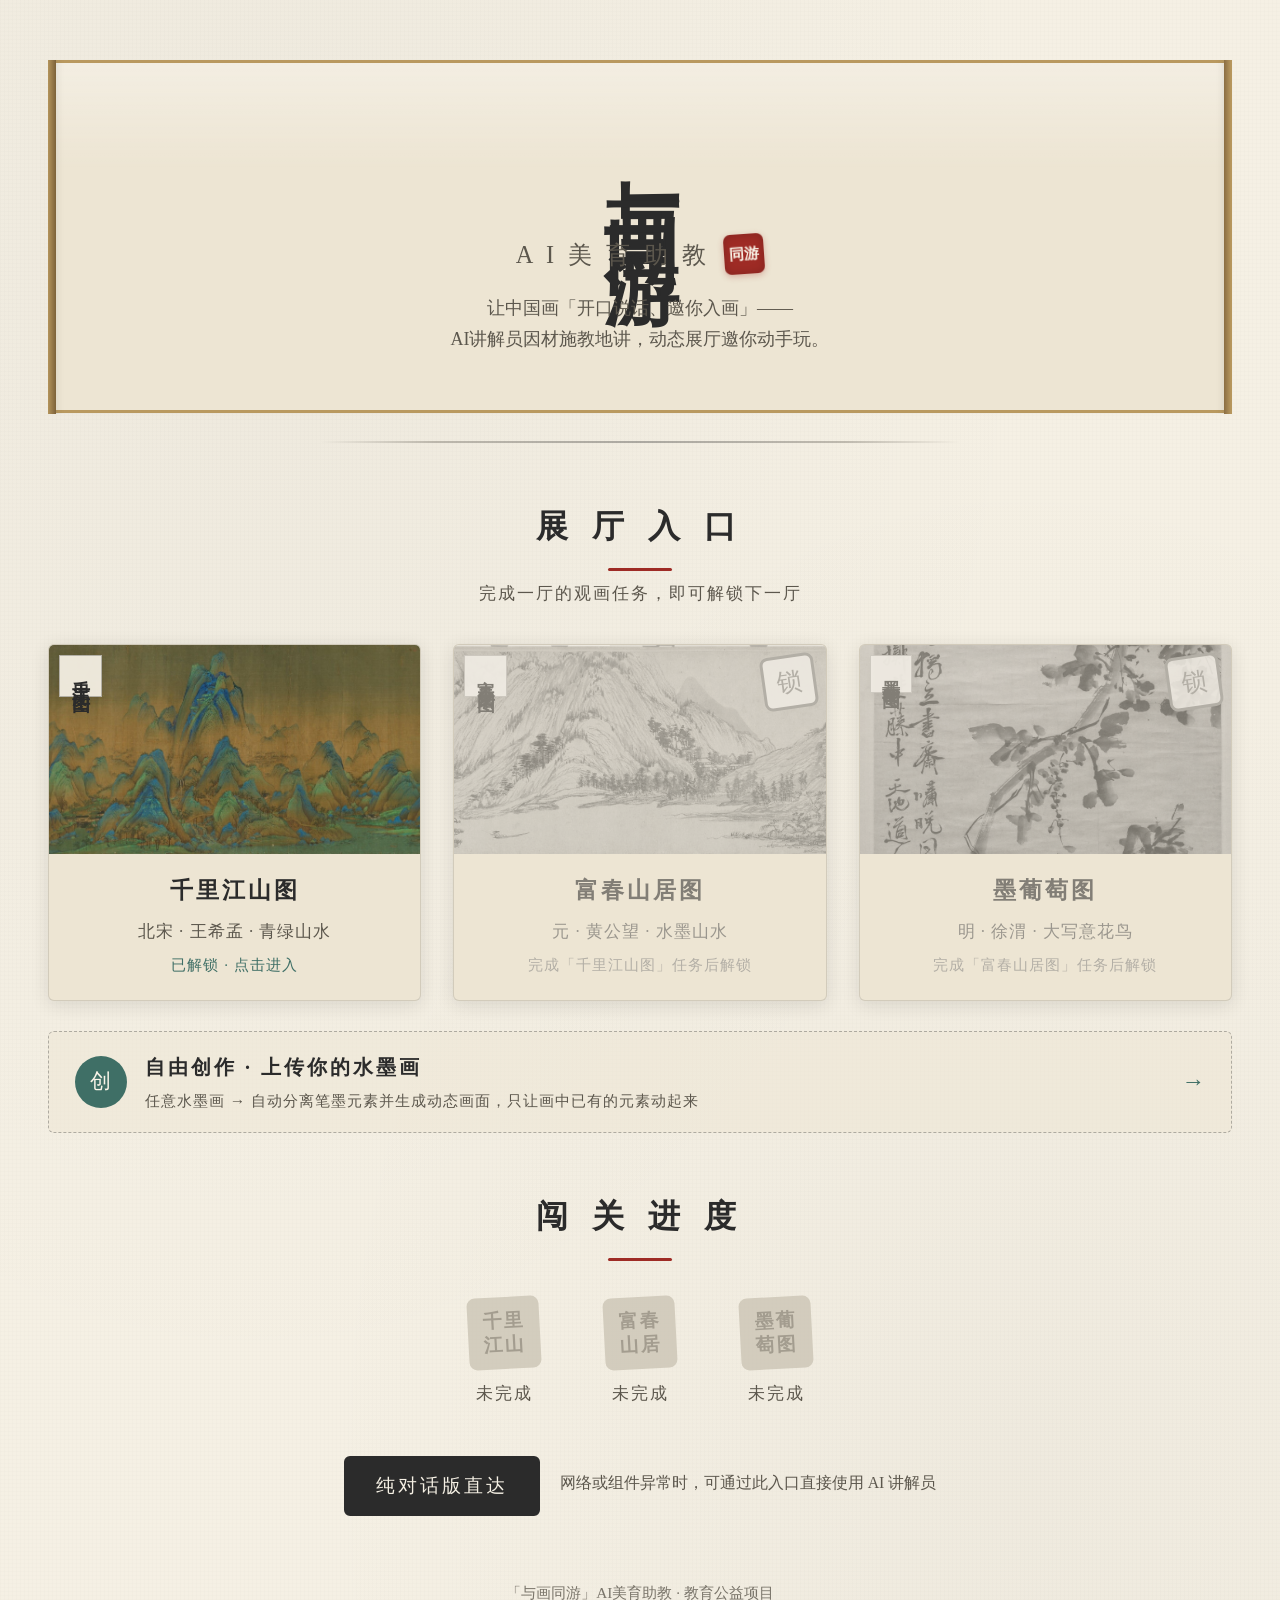
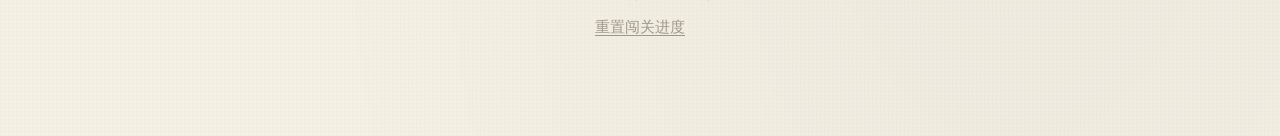
<file: index.html>
<!DOCTYPE html>
<html lang="zh-CN">
<head>
  <meta charset="UTF-8">
  <meta name="viewport" content="width=device-width, initial-scale=1.0">
  <title>与画同游——AI美育助教 · 序厅</title>
  <meta name="description" content="与画同游：让中国画开口说话、邀你入画的AI美育助教。看古画、点触互动、与AI讲解员对话。">
  <link rel="stylesheet" href="css/style.css?v=7">
</head>
<body data-page="lobby">

  <!-- 入场黑场（CSS 动画自动淡出） -->
  <div class="lobby-blackout" aria-hidden="true"></div>

  <div class="page-wrap">

    <!-- ======== 卷轴入场舞台：标题编排由 CSS 动画依次呈现 ======== -->
    <header class="scroll-stage" id="scrollStage">
      <h1 class="project-title">与画同游</h1>
      <div class="project-sub-row">
        <span class="project-subtitle">A I 美 育 助 教</span>
        <span class="project-seal">同游</span>
      </div>
      <p class="project-tagline">
        让中国画「开口说话、邀你入画」——<br>
        AI讲解员因材施教地讲，动态展厅邀你动手玩。
      </p>
    </header>

    <hr class="ink-divider">

    <!-- ======== 展厅入口（按闯关顺序：千里江山→富春山居→墨葡萄） ======== -->
    <h2 class="section-title lobby-late">展 厅 入 口</h2>
    <p class="lobby-late" style="text-align:center; color:var(--ink-soft); font-size:0.95rem; letter-spacing:2px;">
      完成一厅的观画任务，即可解锁下一厅
    </p>

    <div class="hall-entry-list" id="hallEntryList">

      <!-- 第一厅：千里江山图（初始解锁） -->
      <a class="hall-card" data-hall="qianli" href="hall-qianli.html">
        <div class="thumb thumb--qianli">
          <img src="assets/images/qianli/display.jpg" alt="千里江山图缩略" style="position:absolute; inset:0; width:100%; height:100%; object-fit:cover;">
          <div class="thumb-title">千里江山图</div>
          <div class="lock-seal-corner">锁</div>
        </div>
        <div class="card-body">
          <div class="card-title">千里江山图</div>
          <div class="card-meta">北宋 · 王希孟 · 青绿山水</div>
          <div class="card-state"></div>
        </div>
      </a>

      <!-- 第二厅：富春山居图（初始锁定） -->
      <a class="hall-card" data-hall="fuchun" href="hall-fuchun.html">
        <div class="thumb thumb--fuchun">
          <img src="assets/images/fuchun/display.jpg" alt="富春山居图缩略" style="position:absolute; inset:0; width:100%; height:100%; object-fit:cover;">
          <div class="thumb-title">富春山居图</div>
          <div class="lock-seal-corner">锁</div>
        </div>
        <div class="card-body">
          <div class="card-title">富春山居图</div>
          <div class="card-meta">元 · 黄公望 · 水墨山水</div>
          <div class="card-state"></div>
        </div>
      </a>

      <!-- 第三厅：墨葡萄图（初始锁定） -->
      <a class="hall-card" data-hall="moputao" href="hall-moputao.html">
        <div class="thumb thumb--moputao">
          <img src="assets/images/moputao/full.jpg" alt="墨葡萄图缩略" style="position:absolute; inset:0; width:100%; height:100%; object-fit:cover;">
          <div class="thumb-title">墨葡萄图</div>
          <div class="lock-seal-corner">锁</div>
        </div>
        <div class="card-body">
          <div class="card-title">墨葡萄图</div>
          <div class="card-meta">明 · 徐渭 · 大写意花鸟</div>
          <div class="card-state"></div>
        </div>
      </a>

    </div>

    <!-- ======== 自由创作入口：上传任意水墨画 ======== -->
    <a class="create-entry lobby-late" href="create.html">
      <div class="create-entry-inner">
        <span class="create-entry-seal">创</span>
        <div class="create-entry-text">
          <div class="create-entry-title">自由创作 · 上传你的水墨画</div>
          <div class="create-entry-desc">任意水墨画 → 自动分离笔墨元素并生成动态画面，只让画中已有的元素动起来</div>
        </div>
        <span class="create-entry-arrow">→</span>
      </div>
    </a>

    <!-- ======== 闯关进度：三枚鉴藏印 ======== -->
    <h2 class="section-title lobby-late">闯 关 进 度</h2>
    <div class="progress-seals lobby-late" id="progressSeals">
      <div class="seal-item" data-seal="qianli">
        <div class="seal-stamp is-dim">千里<br>江山</div>
        <div class="seal-name">未完成</div>
      </div>
      <div class="seal-item" data-seal="fuchun">
        <div class="seal-stamp is-dim">富春<br>山居</div>
        <div class="seal-name">未完成</div>
      </div>
      <div class="seal-item" data-seal="moputao">
        <div class="seal-stamp is-dim">墨葡<br>萄图</div>
        <div class="seal-name">未完成</div>
      </div>
    </div>

    <!-- ======== 备用入口：纯对话版直达 ======== -->
    <div class="lobby-actions lobby-late">
      <a class="btn btn--solid" id="cozeDirectBtn" href="#" target="_blank" rel="noopener">纯对话版直达</a>
      <p style="margin-top:14px; font-size:0.88rem; color:var(--ink-soft);">
        网络或组件异常时，可通过此入口直接使用 AI 讲解员
      </p>
    </div>

    <!-- ======== 页脚 ======== -->
    <footer class="lobby-footer lobby-late">
      <p style="margin-bottom:8px;">「与画同游」AI美育助教 · 教育公益项目</p>
      <button class="reset-link" id="resetProgress">重置闯关进度</button>
    </footer>

  </div>

  <!-- 轻提示 -->
  <div class="toast" id="toast"></div>

  <script src="js/config.js?v=4"></script>
  <script src="js/main.js?v=4"></script>
</body>
</html>
</file>
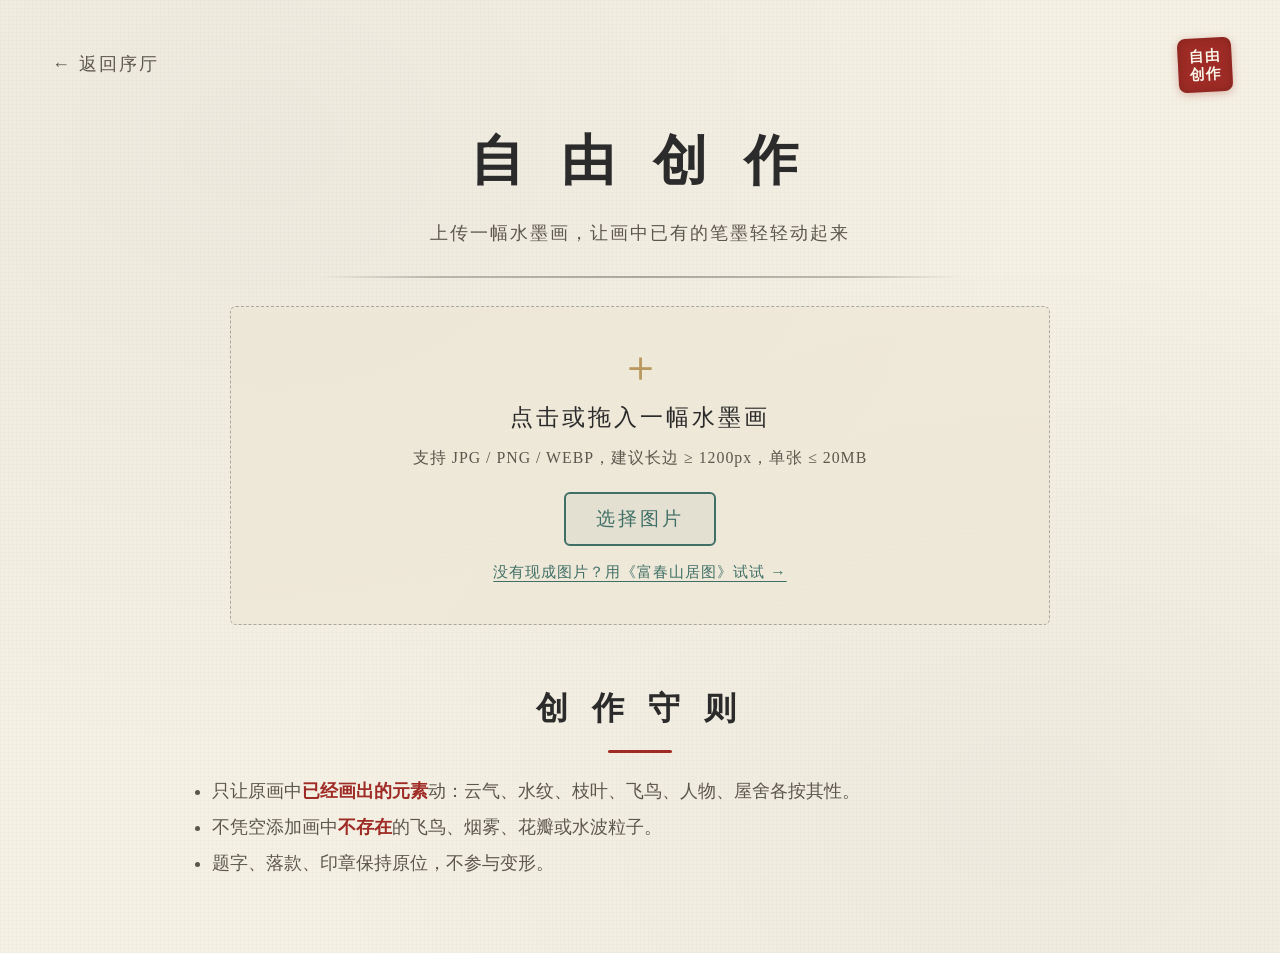
<file: create.html>
<!DOCTYPE html>
<html lang="zh-CN">
<head>
  <meta charset="UTF-8">
  <meta name="viewport" content="width=device-width, initial-scale=1.0">
  <title>自由创作 · 水墨动画 · 与画同游</title>
  <meta name="description" content="上传任意水墨画，本地自动分离笔墨元素并生成动态画面，只让画中已有的元素动起来。">
  <link rel="stylesheet" href="css/style.css?v=7">
</head>
<body data-page="create">

  <div class="page-wrap create-page">

    <!-- 顶部返回 -->
    <nav class="hall-nav">
      <a class="back-link" href="index.html">← 返回序厅</a>
      <span class="seal-stamp create-nav-seal">自由<br>创作</span>
    </nav>

    <header class="create-head">
      <h1 class="create-title">自 由 创 作</h1>
      <p class="create-sub">上传一幅水墨画，让画中已有的笔墨轻轻动起来</p>
    </header>

    <hr class="ink-divider">

    <!-- 上传区 -->
    <section class="create-upload" id="dropZone">
      <input type="file" id="fileInput" accept="image/jpeg,image/png,image/webp" hidden>
      <div class="create-upload-inner">
        <div class="create-upload-icon">＋</div>
        <div class="create-upload-title">点击或拖入一幅水墨画</div>
        <div class="create-upload-note">支持 JPG / PNG / WEBP，建议长边 ≥ 1200px，单张 ≤ 20MB</div>
        <button class="btn btn--teal" id="pickBtn" type="button">选择图片</button>
        <div>
          <button class="create-sample-link" id="sampleBtn" type="button">没有现成图片？用《富春山居图》试试 →</button>
        </div>
      </div>
    </section>

    <!-- 动效舞台 -->
    <section class="create-stage-wrap" id="stageWrap" hidden>
      <div class="create-stage" id="createStage">
        <div class="create-canvas-scroll">
          <canvas id="createCanvas" class="create-canvas"></canvas>
        </div>
        <div class="create-stage-hint" id="stageHint">正在分离笔墨…</div>
      </div>
      <div class="create-controls">
        <button class="btn btn--teal" id="micBtn" type="button">🎤 声音互动</button>
        <button class="btn" id="reselectBtn" type="button">重新选择</button>
        <span class="create-control-note">点击画面中的墨色元素，可触发局部动效</span>
      </div>
      <p class="create-privacy">图片只在你的浏览器本地处理，不上传、不存储；麦克风仅检测音量，不录音。</p>
    </section>

    <!-- 创作守则 -->
    <section class="create-guide">
      <h2 class="section-title">创 作 守 则</h2>
      <ul class="create-guide-list">
        <li>只让原画中<b>已经画出的元素</b>动：云气、水纹、枝叶、飞鸟、人物、屋舍各按其性。</li>
        <li>不凭空添加画中<b>不存在</b>的飞鸟、烟雾、花瓣或水波粒子。</li>
        <li>题字、落款、印章保持原位，不参与变形。</li>
      </ul>
    </section>

  </div>

  <div class="toast" id="toast"></div>

  <script src="js/ink-engine-full.js?v=7"></script>
  <script src="js/create.js?v=8"></script>
</body>
</html>
</file>
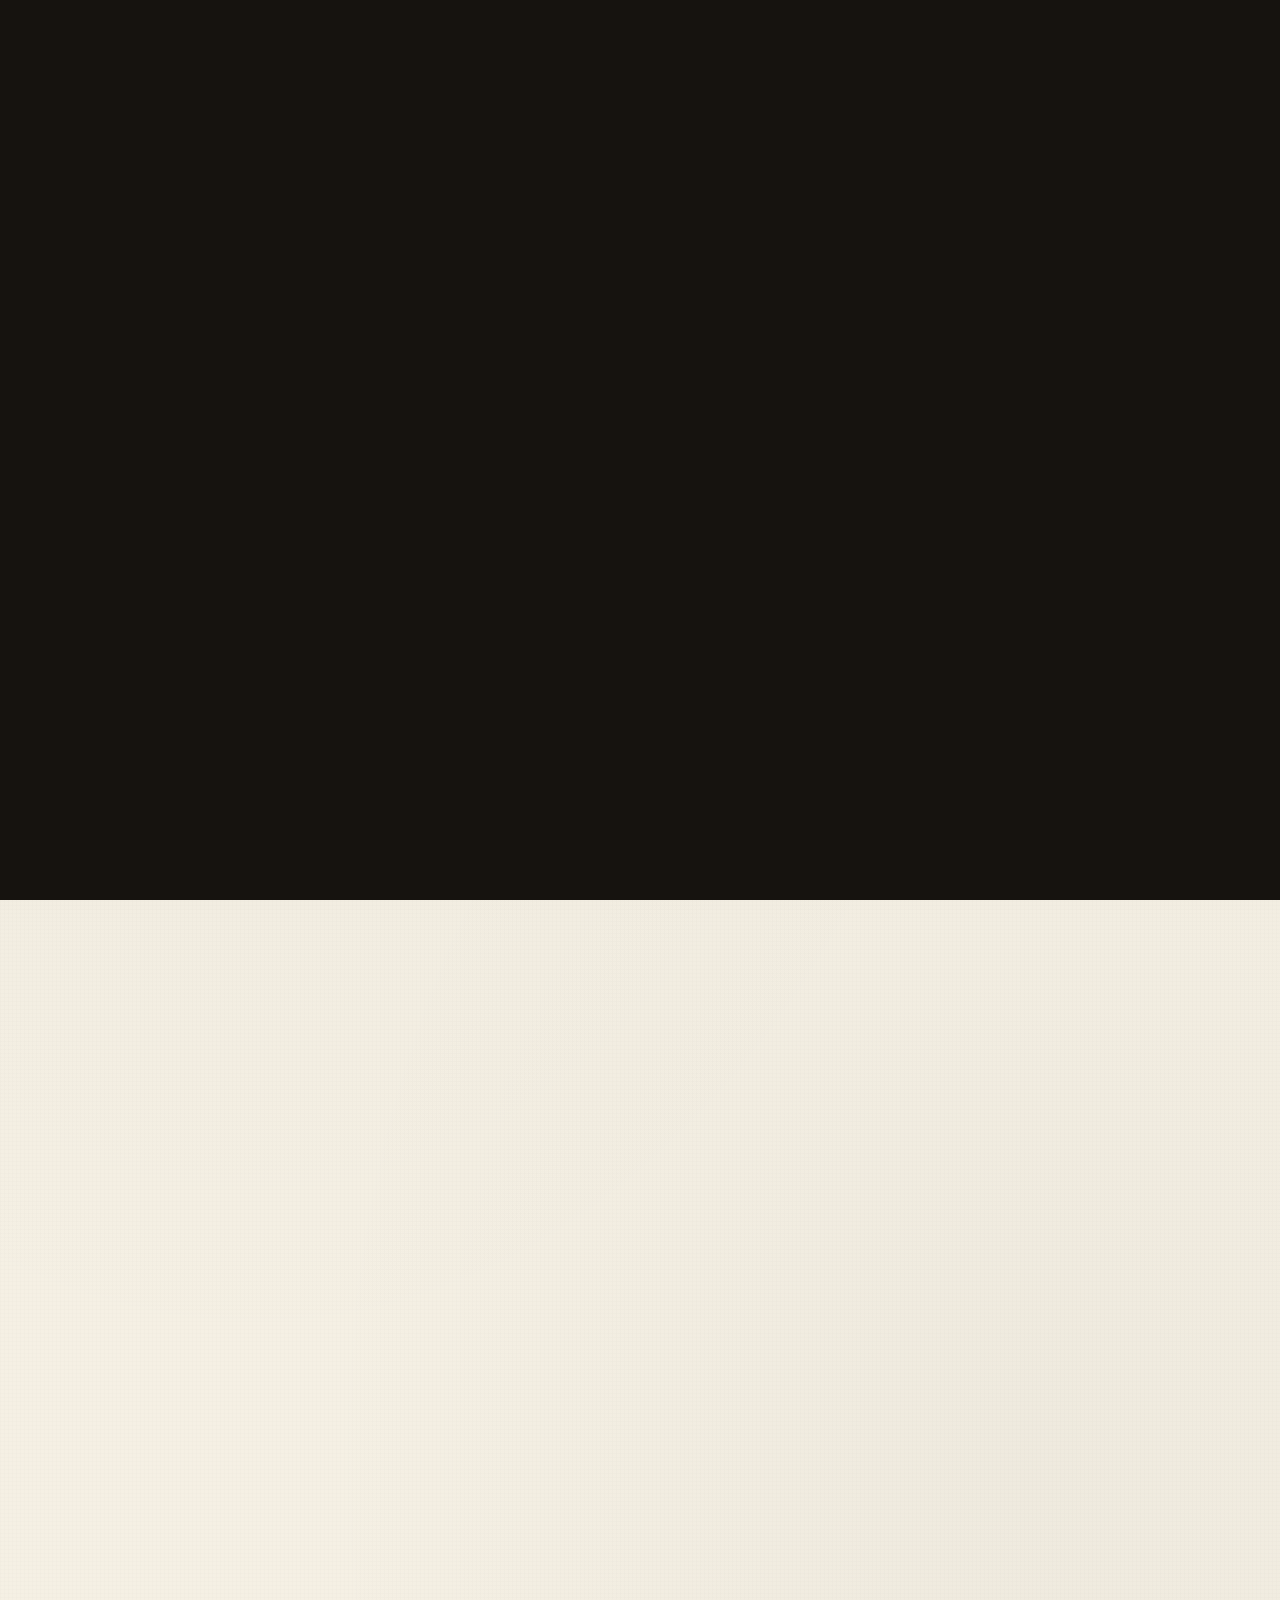
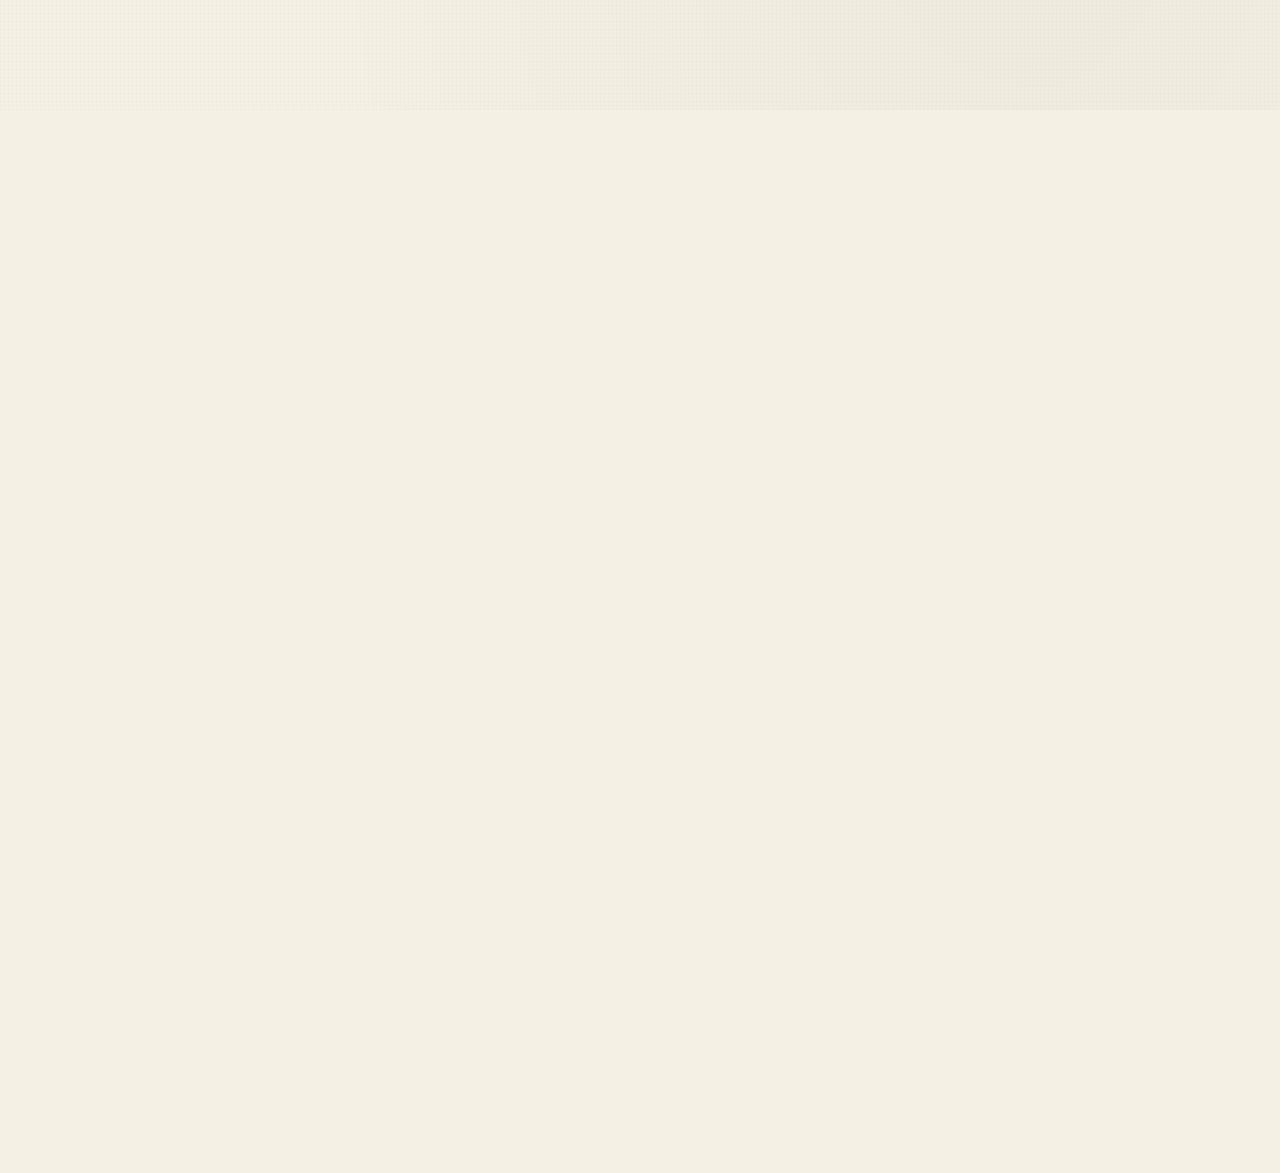
<file: hall-fuchun.html>
<!DOCTYPE html>
<html lang="zh-CN">
<head>
  <meta charset="UTF-8">
  <meta name="viewport" content="width=device-width, initial-scale=1.0">
  <title>富春山居图厅 · 与画同游</title>
  <meta name="description" content="元代黄公望《富春山居图》互动展厅：拖滚长卷、随卷入画、点松枝看枝叶轻摆、点江面看水纹前移，与AI讲解员同游水墨山水。">
  <link rel="stylesheet" href="css/style.css?v=7">
</head>
<body data-page="hall" data-hall="fuchun">

  <div class="page-wrap">

    <!-- ======== 顶部通栏：返回 / 竖排画名+作者印章 / 环境音+本厅印章 ======== -->
    <header class="hall-topbar">
      <div class="topbar-side topbar-side--left">
        <a class="back-link" href="index.html">← 返回序厅</a>
      </div>
      <div class="topbar-center">
        <h1 class="hall-title-v">富春山居图</h1>
        <div class="topbar-meta">
          <span class="topbar-meta-text">元 · 黄公望</span>
          <span class="seal-mini">公望</span>
          <span class="topbar-meta-text">第二厅 · 共三厅</span>
        </div>
      </div>
      <div class="topbar-side topbar-side--right">
        <button class="ambient-toggle" id="ambientToggle" type="button">听声</button>
        <span class="ambient-state" id="ambientState">已关</span>
        <span class="seal-mini seal-mini--round is-dim" id="hallSealMini" title="本厅鉴藏印">藏</span>
      </div>
    </header>

    <!-- ======== 区域一：画作展示区（长卷横向探索） ======== -->
    <section class="hall-section">
      <div class="section-head">
        <span class="section-no">壹</span>
        <span class="section-name">画作展示</span>
        <span class="section-hint">从右往左 · 徐徐展卷</span>
      </div>

      <div class="hs-layout">
        <div class="hs-main">
          <!-- 长卷舞台 -->
          <div class="hs-stage">
            <div class="hs-viewport" id="hsViewport">
              <div class="hs-track" id="hsTrack">
                <div class="hs-edge" aria-hidden="true"></div>
                <div class="hs-img-wrap">
                  <img class="hs-img" id="hsImg" src="assets/images/fuchun/full.jpg?v=2" alt="富春山居图全卷">
                  <!-- 渔船热点（找一找目标） -->
                  <button class="hotspot" id="hsHotspotBoat" style="left:61.2%; top:32%;" aria-label="渔船，点一点">
                    <span class="hotspot-dot"></span>
                    <span class="hotspot-label">渔船</span>
                  </button>
                </div>
                <div class="hs-edge" aria-hidden="true"></div>
              </div>
            </div>
            <div class="hs-hint">← 向左拖滚 · 徐徐展卷</div>
          </div>

          <!-- 控制条：自动导览 + 全卷缩略导航 -->
          <div class="hs-controls">
            <button class="btn hs-tour-btn" id="hsTourBtn" type="button">随卷入画</button>
            <div class="hs-nav" id="hsNav" aria-label="全卷缩略导航">
              <img class="hs-nav-thumb" src="assets/images/fuchun/thumb.jpg" alt="">
              <div class="hs-nav-box" id="hsNavBox"></div>
            </div>
          </div>
        </div>

        <!-- 侧栏竖排赏析面板（段落由 JS 随卷位联动渲染） -->
        <aside class="hs-panel" id="hsPanel" aria-live="polite"></aside>
      </div>

      <p class="painting-caption">
        <strong>《富春山居图》</strong> · 元 · 黄公望 · 纸本水墨 ·《剩山图》浙江省博物馆藏 /《无用师卷》台北故宫博物院藏<br>
        图像来源：公有领域高清影像（全卷，以《无用师卷》为主体）
      </p>
    </section>

    <!-- ======== 区域二+三：互动体验 / 观画任务卡（桌面7:3并排） ======== -->
    <div class="interact-task-grid">
      <section class="hall-section">
        <div class="section-head">
          <span class="section-no">贰</span>
          <span class="section-name">互动体验</span>
        </div>

        <div class="interact-stage stage-fuchun" id="stage">
          <!-- 水墨动画引擎：自动分割画中元素并赋予合理运动 -->
          <canvas class="ink-canvas" id="inkCanvas"></canvas>
        </div>
        <p class="interact-tip">
          玩法：画中的<b>江水、松树、云气</b>会自动轻轻流动；<b>点一点</b>画中任意元素，看它应声而动；对麦克风<b>轻轻吹气</b>，云气飘散、松枝摇摆加剧。
        </p>

        <!-- 声音互动 -->
        <div class="sound-card" id="soundCard">
          <h3>声音互动</h3>
          <p class="sound-desc"><b>轻轻吹气</b> → 江面水纹流动加快</p>
          <p class="sound-status" id="soundStatus">未开启</p>
          <div class="mic-meter" id="micMeter"><div class="mic-meter-bar" id="micMeterBar"></div></div>
          <button class="btn btn--teal" id="soundEnableBtn">开启麦克风</button>
        </div>
      </section>

      <section class="hall-section">
        <div class="section-head">
          <span class="section-no">叁</span>
          <span class="section-name">观画任务卡</span>
          <span class="section-hint">完成三个任务，为本厅盖印</span>
        </div>

        <div class="task-list">
          <div class="task-item" data-task="find">
            <div class="task-no">壹</div>
            <div class="task-body">
              <div class="task-name">找一找 · 江上渔舟</div>
              <div class="task-desc">在上面的大长卷上找到那叶扁舟（朱红圆点），点一点它——画家为什么把人画得这么小？</div>
            </div>
            <div class="task-seal-round">鉴藏</div>
          </div>
          <div class="task-item" data-task="interact">
            <div class="task-no">贰</div>
            <div class="task-body">
              <div class="task-name">点一点 · 松风水纹</div>
              <div class="task-desc">在互动区点一点松枝或江面水纹，任选一处，看画中之物轻轻动起来。</div>
            </div>
            <div class="task-seal-round">鉴藏</div>
          </div>
          <div class="task-item" data-task="quiz">
            <div class="task-no">叁</div>
            <div class="task-body">
              <div class="task-name">答一答 · 名画身世</div>
              <div class="task-desc">在下方对话区向 AI 讲解员提问：这幅画为什么被分成了两段？得到答案后，点下方按钮盖章。</div>
              <button class="btn btn--teal" data-quiz-btn>我已答对</button>
            </div>
            <div class="task-seal-round">鉴藏</div>
          </div>
        </div>

        <div class="hall-seal-area" id="hallSealArea" hidden>
          <div class="seal-stamp" id="hallSeal">富春<br>山居</div>
          <p class="seal-msg">
            <strong>本厅任务全部完成，印章已点亮！</strong><br>
            「墨葡萄图」展厅已解锁。<a href="hall-moputao.html" style="color:var(--vermilion); text-decoration:underline;">前往下一厅 →</a>
          </p>
        </div>
      </section>
    </div>

    <!-- ======== 区域四：AI讲解员对话区 ======== -->
    <section class="hall-section hall-section--chat">
      <div class="section-head">
        <span class="section-no">肆</span>
        <span class="section-name">AI讲解员</span>
        <span class="section-hint">看画产生疑问？随手问。</span>
      </div>
      <div class="chat-grid">
        <div class="chat-aside">
          <p>看画时有了好奇，随时问身边的 AI 讲解员。比如：</p>
          <div class="ask-list">
            <div class="ask-item">这幅画为什么被分成两段？</div>
            <div class="ask-item">黄公望画这幅画时多大年纪？</div>
            <div class="ask-item">什么是「披麻皴」？</div>
          </div>
        </div>
        <div class="chat-box">
          <div class="chat-mount" id="chatMountDesktop"></div>
        </div>
      </div>
    </section>

  </div>

  <!-- ======== 移动端：对话区悬浮按钮 + 底部抽屉 ======== -->
  <button class="chat-fab" id="chatFab">问讲解员</button>
  <div class="chat-drawer-mask" id="chatDrawerMask"></div>
  <div class="chat-drawer" id="chatDrawer">
    <div class="drawer-head">
      <span class="drawer-title">AI讲解员</span>
      <button class="drawer-close" id="chatDrawerClose" aria-label="关闭">×</button>
    </div>
    <div class="chat-box" style="border:none; flex:1;">
      <div class="chat-mount" id="chatMountMobile"></div>
    </div>
  </div>

  <!-- ======== 麦克风授权弹窗 ======== -->
  <div class="modal-mask" id="micModal">
    <div class="modal-card">
      <h3>开启声音互动</h3>
      <p>本展厅支持用声音与古画互动：对麦克风<b>轻轻吹气</b>，江面水纹流得更急。需要调用你的麦克风来感知声音大小。</p>
      <p class="privacy-note">仅在你设备本地检测声音大小，不录音、不上传、不存储。</p>
      <div class="modal-actions">
        <button class="btn btn--solid" id="micAllow">允许使用麦克风</button>
        <button class="btn" id="micDeny">暂不开启</button>
      </div>
    </div>
  </div>

  <!-- 轻提示 -->
  <div class="toast" id="toast"></div>

  <script src="js/config.js?v=4"></script>
  <script src="js/engine.js?v=5"></script>
  <script src="js/audio.js?v=4"></script>
  <script src="js/scroll.js?v=5"></script>
  <script src="js/main.js?v=4"></script>
</body>
</html>
</file>
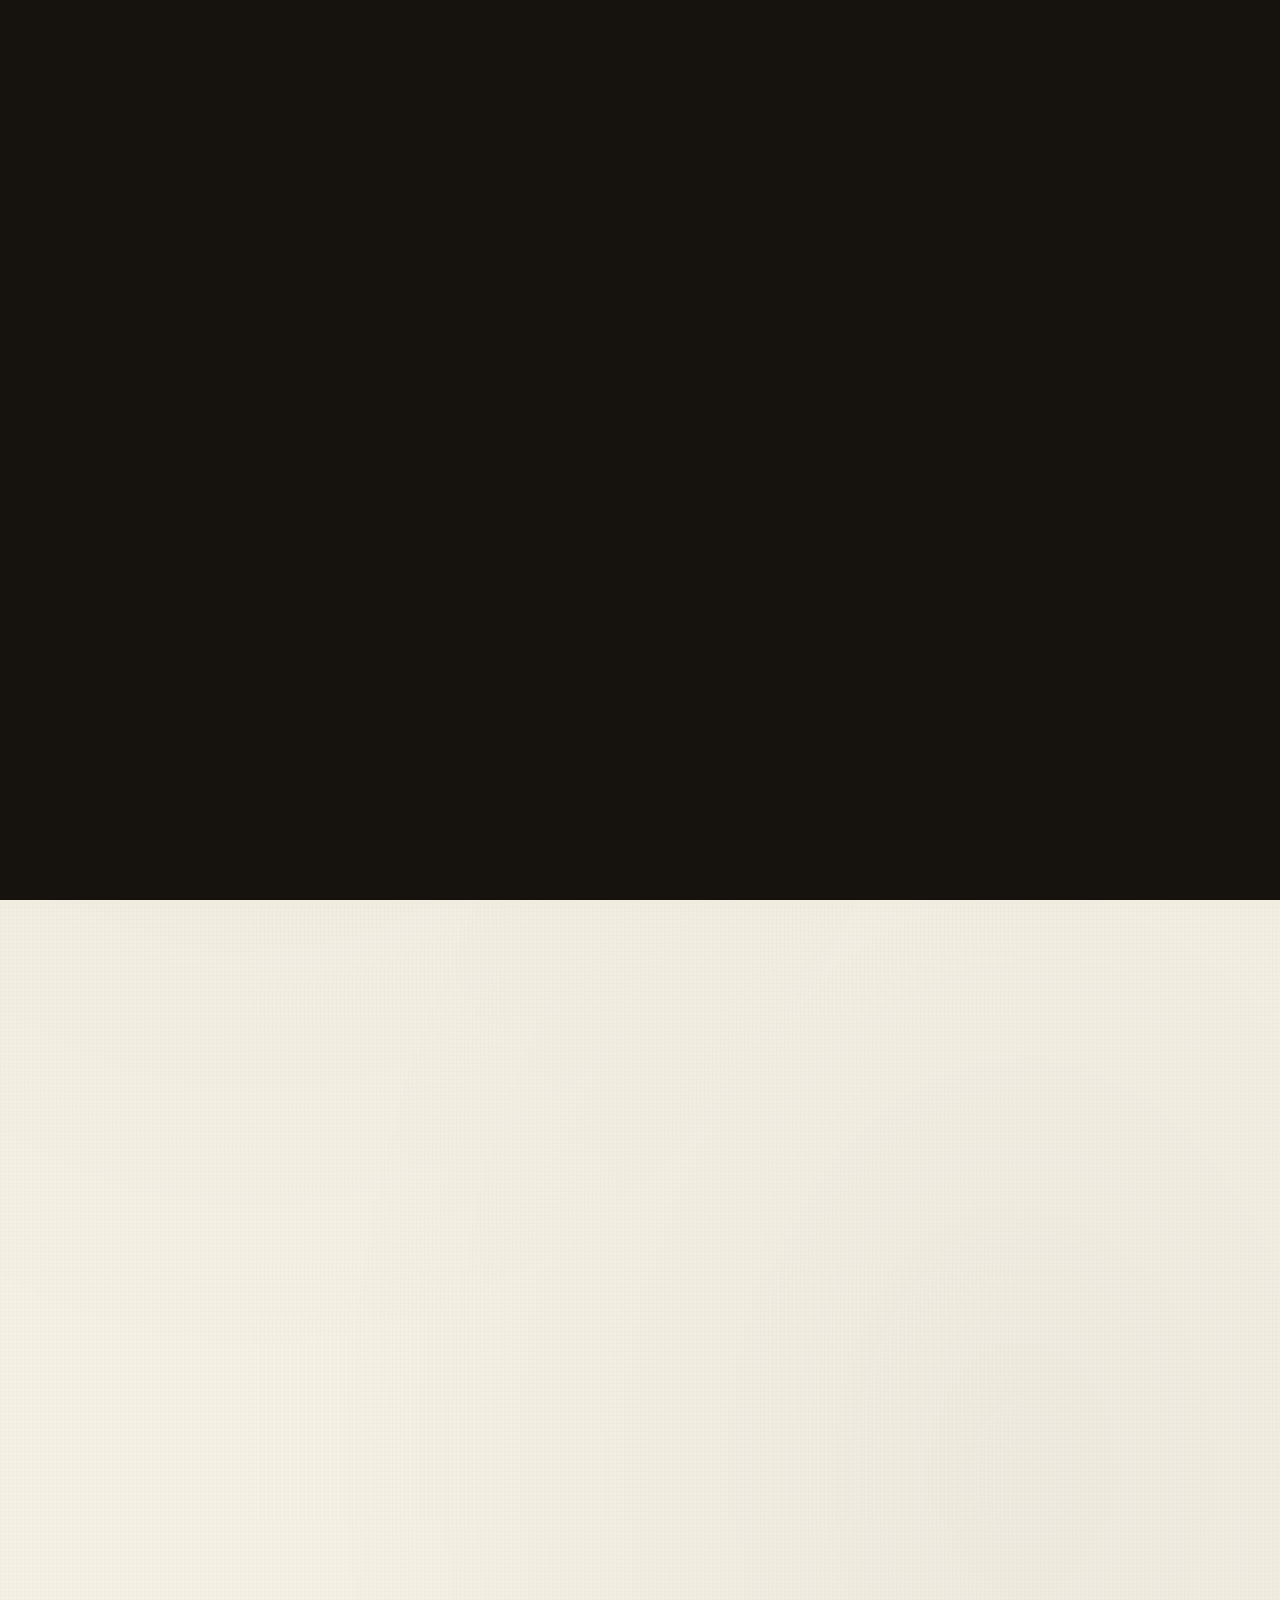
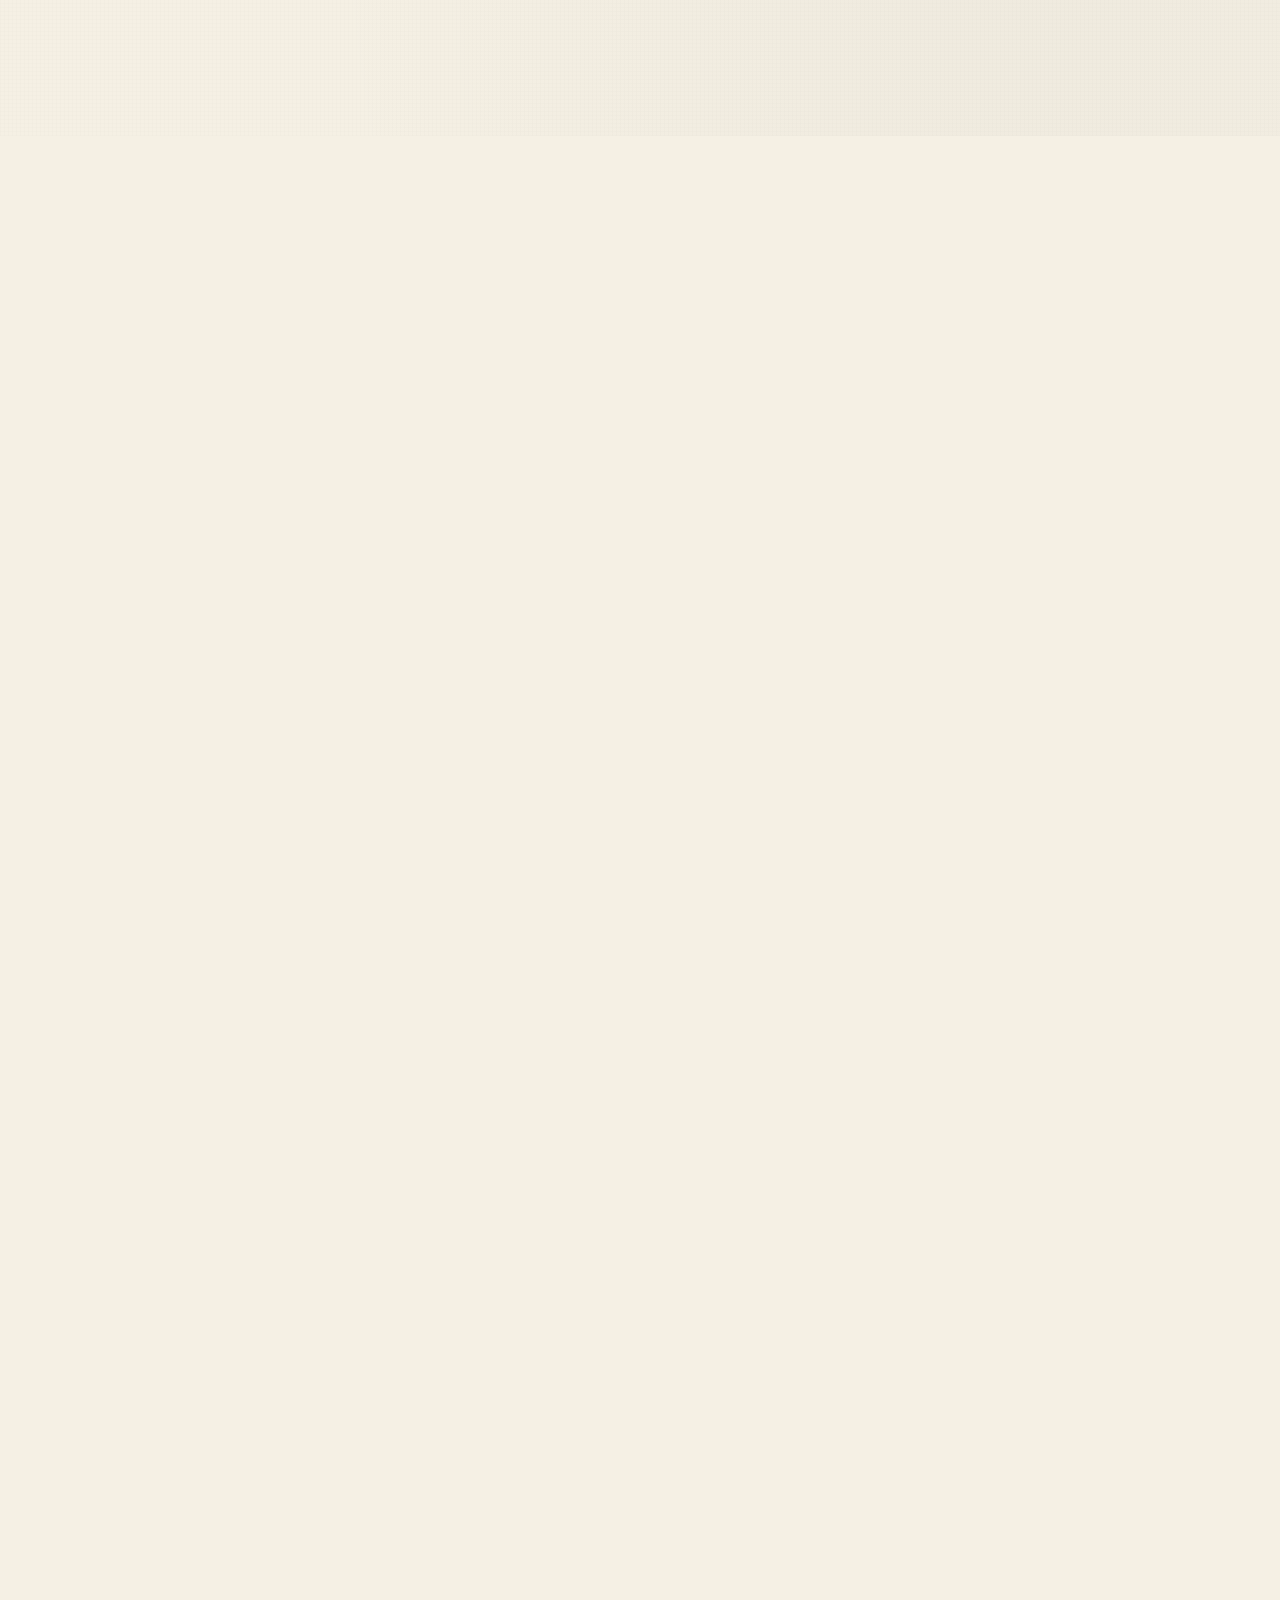
<file: hall-moputao.html>
<!DOCTYPE html>
<html lang="zh-CN">
<head>
  <meta charset="UTF-8">
  <meta name="viewport" content="width=device-width, initial-scale=1.0">
  <title>墨葡萄图厅 · 与画同游</title>
  <meta name="description" content="明代徐渭《墨葡萄图》互动展厅：立轴徐徐展开、局部放大细赏、点藤叶看枝叶轻摆、点葡萄看果串微颤，与AI讲解员同赏大写意花鸟。">
  <link rel="stylesheet" href="css/style.css?v=7">
</head>
<body data-page="hall" data-hall="moputao">

  <div class="page-wrap">

    <!-- ======== 顶部通栏：返回 / 竖排画名+作者印章 / 环境音+本厅印章 ======== -->
    <header class="hall-topbar">
      <div class="topbar-side topbar-side--left">
        <a class="back-link" href="index.html">← 返回序厅</a>
      </div>
      <div class="topbar-center">
        <h1 class="hall-title-v">墨葡萄图</h1>
        <div class="topbar-meta">
          <span class="topbar-meta-text">明 · 徐渭</span>
          <span class="seal-mini">徐渭</span>
          <span class="topbar-meta-text">第三厅 · 共三厅</span>
        </div>
      </div>
      <div class="topbar-side topbar-side--right">
        <button class="ambient-toggle" id="ambientToggle" type="button">听声</button>
        <span class="ambient-state" id="ambientState">已关</span>
        <span class="seal-mini seal-mini--round is-dim" id="hallSealMini" title="本厅鉴藏印">藏</span>
      </div>
    </header>

    <!-- ======== 区域一：画作展示区（立轴展开 + 局部放大窗 + 题跋） ======== -->
    <section class="hall-section">
      <div class="section-head">
        <span class="section-no">壹</span>
        <span class="section-name">画作展示</span>
        <span class="section-hint">立轴徐徐展开 · 局部可以放大细赏</span>
      </div>

      <div class="hanging-wrap">
        <!-- 立轴：自上向下徐徐展开（CSS clip-path 动画） -->
        <div class="hanging-scroll">
          <div class="rod rod--top" aria-hidden="true"></div>
          <div class="scroll-cloth">
            <img src="assets/images/moputao/full.jpg" alt="墨葡萄图全轴">
          </div>
          <div class="rod rod--bottom" aria-hidden="true"></div>
        </div>

        <!-- 立轴旁竖排题跋 -->
        <aside class="tiba-panel">
          <span class="tiba-title">徐渭自题</span>
          <div class="tiba-poem">半生落魄已成翁，独立书斋啸晚风。笔底明珠无处卖，闲抛闲掷野藤中。</div>
          <div class="tiba-note">一个潦倒天才的呐喊与自嘲。</div>
        </aside>
      </div>

      <!-- 局部放大窗 -->
      <div class="detail-strip">
        <button class="detail-item" type="button" data-full="assets/images/moputao/details/vine.jpg" data-cap="老藤 · 焦墨枯笔">
          <div class="detail-thumb"><img src="assets/images/moputao/details/vine.jpg" alt="局部：老藤"></div>
          <div class="detail-cap">老藤 · 焦墨枯笔<br><small>点击放大</small></div>
        </button>
        <button class="detail-item" type="button" data-full="assets/images/moputao/details/grapes.jpg" data-cap="葡萄 · 淡墨点簇">
          <div class="detail-thumb"><img src="assets/images/moputao/details/grapes.jpg" alt="局部：葡萄"></div>
          <div class="detail-cap">葡萄 · 淡墨点簇<br><small>点击放大</small></div>
        </button>
        <button class="detail-item" type="button" data-full="assets/images/moputao/details/poem.jpg" data-cap="题诗 · 行草">
          <div class="detail-thumb"><img src="assets/images/moputao/details/poem.jpg" alt="局部：题诗"></div>
          <div class="detail-cap">题诗 · 行草<br><small>点击放大</small></div>
        </button>
      </div>

      <p class="painting-caption">
        <strong>《墨葡萄图》</strong> · 明 · 徐渭 · 纸本水墨 · 故宫博物院藏<br>
        徐渭自题：「半生落魄已成翁，独立书斋啸晚风。笔底明珠无处卖，闲抛闲掷野藤中。」<br>
        图像来源：公有领域高清影像（全轴）
      </p>
    </section>

    <!-- ======== 区域二+三：互动体验 / 观画任务卡（桌面7:3并排） ======== -->
    <div class="interact-task-grid">
      <section class="hall-section">
        <div class="section-head">
          <span class="section-no">贰</span>
          <span class="section-name">互动体验</span>
        </div>

        <div class="interact-stage stage-moputao" id="stage">
          <!-- 水墨动画引擎：自动分割画中元素并赋予合理运动 -->
          <canvas class="ink-canvas" id="inkCanvas"></canvas>
        </div>
        <p class="interact-tip">
          玩法：画中的<b>藤叶、葡萄、藤蔓</b>会自动轻摆；<b>点一点</b>画中任意元素，看它应声而动；对画<b>轻语或吹气</b>，枝叶摆动加剧。
        </p>

        <!-- 声音互动 -->
        <div class="sound-card" id="soundCard">
          <h3>声音互动</h3>
          <p class="sound-desc"><b>轻语或吹气</b> → 藤叶摆动加剧</p>
          <p class="sound-status" id="soundStatus">未开启</p>
          <div class="mic-meter" id="micMeter"><div class="mic-meter-bar" id="micMeterBar"></div></div>
          <button class="btn btn--teal" id="soundEnableBtn">开启麦克风</button>
        </div>
      </section>

      <section class="hall-section">
        <div class="section-head">
          <span class="section-no">叁</span>
          <span class="section-name">观画任务卡</span>
          <span class="section-hint">完成三个任务，为本厅盖印</span>
        </div>

        <div class="task-list">
          <div class="task-item" data-task="find">
            <div class="task-no">壹</div>
            <div class="task-body">
              <div class="task-name">找一找 · 藤间明珠</div>
              <div class="task-desc">在下方互动区点一点画中的墨葡萄，看果串轻轻颤动。</div>
            </div>
            <div class="task-seal-round">鉴藏</div>
          </div>
          <div class="task-item" data-task="interact">
            <div class="task-no">贰</div>
            <div class="task-body">
              <div class="task-name">点一点 · 风动藤叶</div>
              <div class="task-desc">再点一点画中的藤叶或藤蔓，看它们在风里轻轻摆动。</div>
            </div>
            <div class="task-seal-round">鉴藏</div>
          </div>
          <div class="task-item" data-task="quiz">
            <div class="task-no">叁</div>
            <div class="task-body">
              <div class="task-name">答一答 · 画中题诗</div>
              <div class="task-desc">在下方对话区向 AI 讲解员提问：徐渭在这幅画上题了一首什么诗？得到答案后，点下方按钮盖章。</div>
              <button class="btn btn--teal" data-quiz-btn>我已答对</button>
            </div>
            <div class="task-seal-round">鉴藏</div>
          </div>
        </div>

        <div class="hall-seal-area" id="hallSealArea" hidden>
          <div class="seal-stamp" id="hallSeal">墨葡<br>萄图</div>
          <p class="seal-msg">
            <strong>本厅任务全部完成，印章已点亮！</strong><br>
            三间展厅全部通关——你已与三幅传世名画同游。<a href="index.html" style="color:var(--vermilion); text-decoration:underline;">返回序厅看印章 →</a>
          </p>
        </div>
      </section>
    </div>

    <!-- ======== 区域四：AI讲解员对话区 ======== -->
    <section class="hall-section hall-section--chat">
      <div class="section-head">
        <span class="section-no">肆</span>
        <span class="section-name">AI讲解员</span>
        <span class="section-hint">看画产生疑问？随手问。</span>
      </div>
      <div class="chat-grid">
        <div class="chat-aside">
          <p>看画时有了好奇，随时问身边的 AI 讲解员。比如：</p>
          <div class="ask-list">
            <div class="ask-item">徐渭在画上题了一首什么诗？</div>
            <div class="ask-item">为什么是墨葡萄，不是紫葡萄？</div>
            <div class="ask-item">什么是「大写意」？</div>
          </div>
        </div>
        <div class="chat-box">
          <div class="chat-mount" id="chatMountDesktop"></div>
        </div>
      </div>
    </section>

  </div>

  <!-- ======== 局部放大灯箱 ======== -->
  <div class="lightbox" id="lightbox" role="dialog" aria-label="局部放大">
    <img id="lightboxImg" src="" alt="局部放大图">
    <div class="lightbox-cap" id="lightboxCap"></div>
  </div>

  <!-- ======== 移动端：对话区悬浮按钮 + 底部抽屉 ======== -->
  <button class="chat-fab" id="chatFab">问讲解员</button>
  <div class="chat-drawer-mask" id="chatDrawerMask"></div>
  <div class="chat-drawer" id="chatDrawer">
    <div class="drawer-head">
      <span class="drawer-title">AI讲解员</span>
      <button class="drawer-close" id="chatDrawerClose" aria-label="关闭">×</button>
    </div>
    <div class="chat-box" style="border:none; flex:1;">
      <div class="chat-mount" id="chatMountMobile"></div>
    </div>
  </div>

  <!-- ======== 麦克风授权弹窗 ======== -->
  <div class="modal-mask" id="micModal">
    <div class="modal-card">
      <h3>开启声音互动</h3>
      <p>本展厅支持用声音与古画互动：对画<b>轻语或吹气</b>，藤叶摆动加剧。需要调用你的麦克风来感知声音大小。</p>
      <p class="privacy-note">仅在你设备本地检测声音大小，不录音、不上传、不存储。</p>
      <div class="modal-actions">
        <button class="btn btn--solid" id="micAllow">允许使用麦克风</button>
        <button class="btn" id="micDeny">暂不开启</button>
      </div>
    </div>
  </div>

  <!-- 轻提示 -->
  <div class="toast" id="toast"></div>

  <script src="js/config.js?v=4"></script>
  <script src="js/engine.js?v=5"></script>
  <script src="js/audio.js?v=4"></script>
  <script src="js/main.js?v=4"></script>
</body>
</html>
</file>
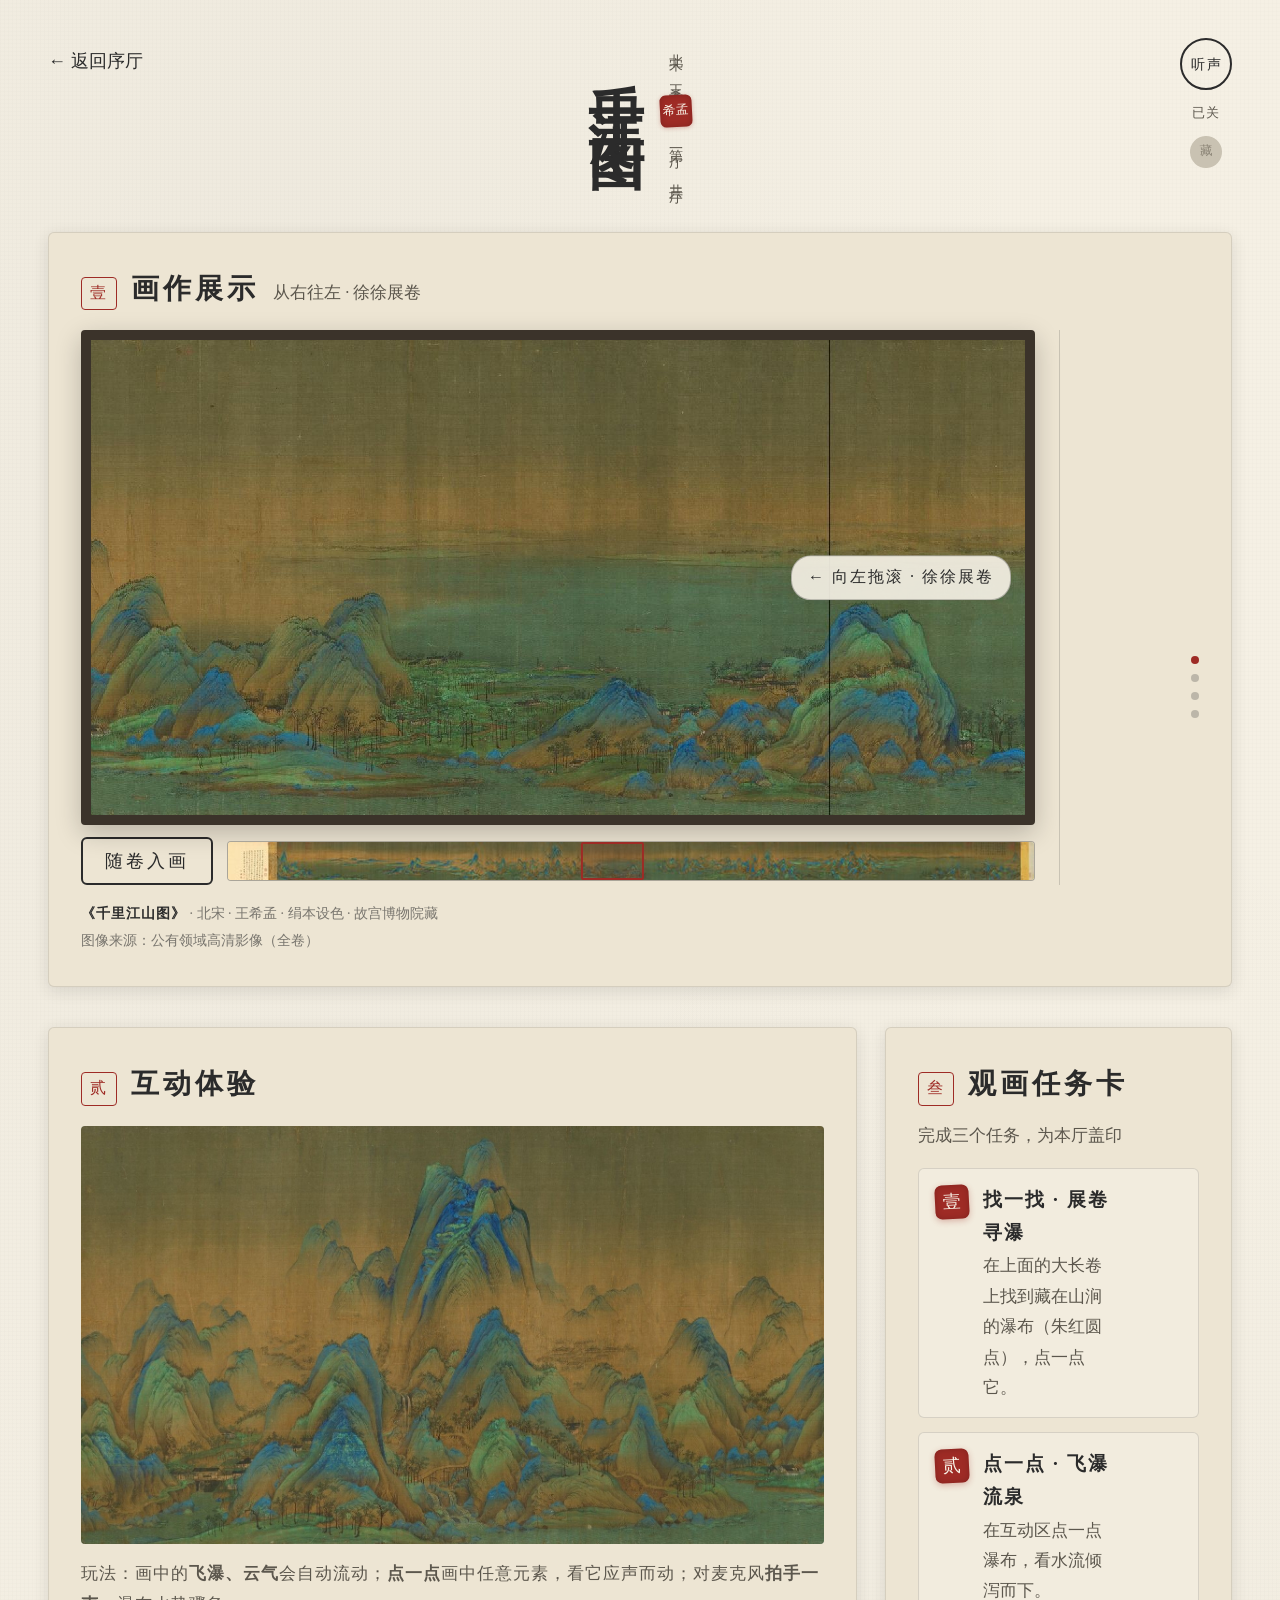
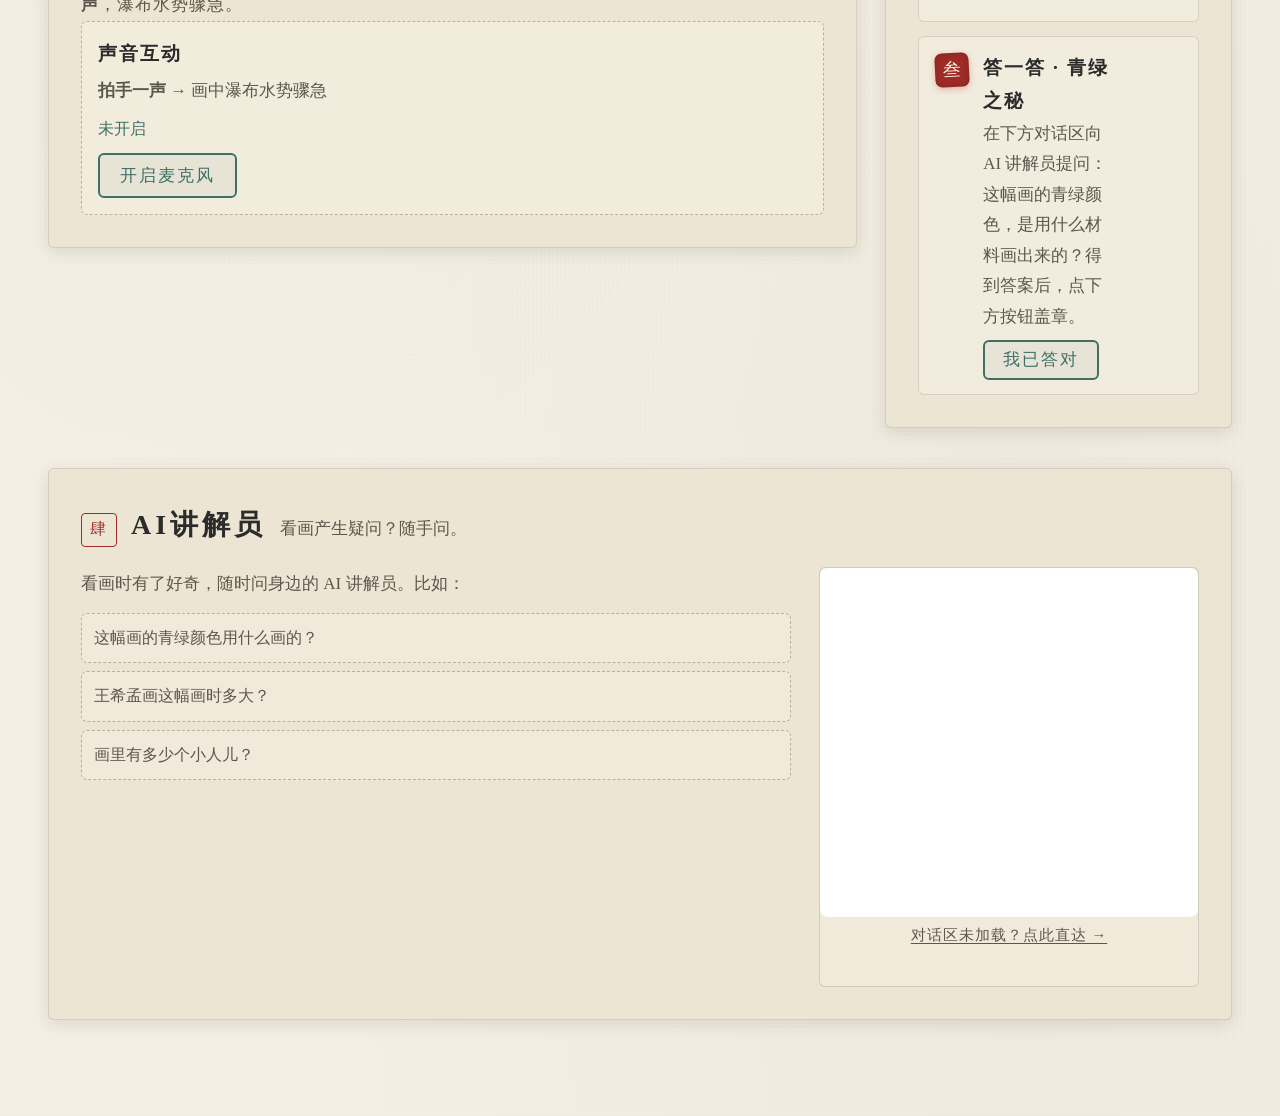
<file: hall-qianli.html>
<!DOCTYPE html>
<html lang="zh-CN">
<head>
  <meta charset="UTF-8">
  <meta name="viewport" content="width=device-width, initial-scale=1.0">
  <title>千里江山图厅 · 与画同游</title>
  <meta name="description" content="北宋王希孟《千里江山图》互动展厅：拖滚长卷、随卷入画、点击瀑布、拍手让水势骤急，与AI讲解员同游青绿山水。">
  <link rel="stylesheet" href="css/style.css?v=7">
</head>
<body data-page="hall" data-hall="qianli">

  <div class="page-wrap">

    <!-- ======== 顶部通栏：返回 / 竖排画名+作者印章 / 环境音+本厅印章 ======== -->
    <header class="hall-topbar">
      <div class="topbar-side topbar-side--left">
        <a class="back-link" href="index.html">← 返回序厅</a>
      </div>
      <div class="topbar-center">
        <h1 class="hall-title-v">千里江山图</h1>
        <div class="topbar-meta">
          <span class="topbar-meta-text">北宋 · 王希孟</span>
          <span class="seal-mini">希孟</span>
          <span class="topbar-meta-text">第一厅 · 共三厅</span>
        </div>
      </div>
      <div class="topbar-side topbar-side--right">
        <button class="ambient-toggle" id="ambientToggle" type="button">听声</button>
        <span class="ambient-state" id="ambientState">已关</span>
        <span class="seal-mini seal-mini--round is-dim" id="hallSealMini" title="本厅鉴藏印">藏</span>
      </div>
    </header>

    <!-- ======== 区域一：画作展示区（长卷横向探索） ======== -->
    <section class="hall-section">
      <div class="section-head">
        <span class="section-no">壹</span>
        <span class="section-name">画作展示</span>
        <span class="section-hint">从右往左 · 徐徐展卷</span>
      </div>

      <div class="hs-layout">
        <div class="hs-main">
          <!-- 长卷舞台 -->
          <div class="hs-stage">
            <div class="hs-viewport" id="hsViewport">
              <div class="hs-track" id="hsTrack">
                <div class="hs-edge" aria-hidden="true"></div>
                <div class="hs-img-wrap">
                  <img class="hs-img" id="hsImg" src="assets/images/qianli/full.jpg?v=2" alt="千里江山图全卷">
                  <!-- 瀑布热点（找一找目标） -->
                  <button class="hotspot" id="hsHotspotWaterfall" style="left:40.5%; top:48%;" aria-label="瀑布，点一点">
                    <span class="hotspot-dot"></span>
                    <span class="hotspot-label">瀑布</span>
                  </button>
                  <!-- 长卷内不再叠加生成的水流：动效只在互动区让原画瀑布流动 -->
                </div>
                <div class="hs-edge" aria-hidden="true"></div>
              </div>
            </div>
            <div class="hs-hint">← 向左拖滚 · 徐徐展卷</div>
          </div>

          <!-- 控制条：自动导览 + 全卷缩略导航 -->
          <div class="hs-controls">
            <button class="btn hs-tour-btn" id="hsTourBtn" type="button">随卷入画</button>
            <div class="hs-nav" id="hsNav" aria-label="全卷缩略导航">
              <img class="hs-nav-thumb" src="assets/images/qianli/thumb.jpg" alt="">
              <div class="hs-nav-box" id="hsNavBox"></div>
            </div>
          </div>
        </div>

        <!-- 侧栏竖排赏析面板（段落由 JS 随卷位联动渲染） -->
        <aside class="hs-panel" id="hsPanel" aria-live="polite"></aside>
      </div>

      <p class="painting-caption">
        <strong>《千里江山图》</strong> · 北宋 · 王希孟 · 绢本设色 · 故宫博物院藏<br>
        图像来源：公有领域高清影像（全卷）
      </p>
    </section>

    <!-- ======== 区域二+三：互动体验 / 观画任务卡（桌面7:3并排） ======== -->
    <div class="interact-task-grid">
      <section class="hall-section">
        <div class="section-head">
          <span class="section-no">贰</span>
          <span class="section-name">互动体验</span>
        </div>

        <div class="interact-stage stage-qianli" id="stage">
          <!-- 水墨动画引擎：自动分割画中元素并赋予合理运动 -->
          <canvas class="ink-canvas" id="inkCanvas"></canvas>
        </div>
        <p class="interact-tip">
          玩法：画中的<b>飞瀑、云气</b>会自动流动；<b>点一点</b>画中任意元素，看它应声而动；对麦克风<b>拍手一声</b>，瀑布水势骤急。
        </p>

        <!-- 声音互动 -->
        <div class="sound-card" id="soundCard">
          <h3>声音互动</h3>
          <p class="sound-desc"><b>拍手一声</b> → 画中瀑布水势骤急</p>
          <p class="sound-status" id="soundStatus">未开启</p>
          <div class="mic-meter" id="micMeter"><div class="mic-meter-bar" id="micMeterBar"></div></div>
          <button class="btn btn--teal" id="soundEnableBtn">开启麦克风</button>
        </div>
      </section>

      <section class="hall-section">
        <div class="section-head">
          <span class="section-no">叁</span>
          <span class="section-name">观画任务卡</span>
          <span class="section-hint">完成三个任务，为本厅盖印</span>
        </div>

        <div class="task-list">
          <div class="task-item" data-task="find">
            <div class="task-no">壹</div>
            <div class="task-body">
              <div class="task-name">找一找 · 展卷寻瀑</div>
              <div class="task-desc">在上面的大长卷上找到藏在山涧的瀑布（朱红圆点），点一点它。</div>
            </div>
            <div class="task-seal-round">鉴藏</div>
          </div>
          <div class="task-item" data-task="interact">
            <div class="task-no">贰</div>
            <div class="task-body">
              <div class="task-name">点一点 · 飞瀑流泉</div>
              <div class="task-desc">在互动区点一点瀑布，看水流倾泻而下。</div>
            </div>
            <div class="task-seal-round">鉴藏</div>
          </div>
          <div class="task-item" data-task="quiz">
            <div class="task-no">叁</div>
            <div class="task-body">
              <div class="task-name">答一答 · 青绿之秘</div>
              <div class="task-desc">在下方对话区向 AI 讲解员提问：这幅画的青绿颜色，是用什么材料画出来的？得到答案后，点下方按钮盖章。</div>
              <button class="btn btn--teal" data-quiz-btn>我已答对</button>
            </div>
            <div class="task-seal-round">鉴藏</div>
          </div>
        </div>

        <div class="hall-seal-area" id="hallSealArea" hidden>
          <div class="seal-stamp" id="hallSeal">千里<br>江山</div>
          <p class="seal-msg">
            <strong>本厅任务全部完成，印章已点亮！</strong><br>
            「富春山居图」展厅已解锁。<a href="hall-fuchun.html" style="color:var(--vermilion); text-decoration:underline;">前往下一厅 →</a>
          </p>
        </div>
      </section>
    </div>

    <!-- ======== 区域四：AI讲解员对话区 ======== -->
    <section class="hall-section hall-section--chat">
      <div class="section-head">
        <span class="section-no">肆</span>
        <span class="section-name">AI讲解员</span>
        <span class="section-hint">看画产生疑问？随手问。</span>
      </div>
      <div class="chat-grid">
        <div class="chat-aside">
          <p>看画时有了好奇，随时问身边的 AI 讲解员。比如：</p>
          <div class="ask-list">
            <div class="ask-item">这幅画的青绿颜色用什么画的？</div>
            <div class="ask-item">王希孟画这幅画时多大？</div>
            <div class="ask-item">画里有多少个小人儿？</div>
          </div>
        </div>
        <div class="chat-box">
          <div class="chat-mount" id="chatMountDesktop"></div>
        </div>
      </div>
    </section>

  </div>

  <!-- ======== 移动端：对话区悬浮按钮 + 底部抽屉 ======== -->
  <button class="chat-fab" id="chatFab">问讲解员</button>
  <div class="chat-drawer-mask" id="chatDrawerMask"></div>
  <div class="chat-drawer" id="chatDrawer">
    <div class="drawer-head">
      <span class="drawer-title">AI讲解员</span>
      <button class="drawer-close" id="chatDrawerClose" aria-label="关闭">×</button>
    </div>
    <div class="chat-box" style="border:none; flex:1;">
      <div class="chat-mount" id="chatMountMobile"></div>
    </div>
  </div>

  <!-- ======== 麦克风授权弹窗 ======== -->
  <div class="modal-mask" id="micModal">
    <div class="modal-card">
      <h3>开启声音互动</h3>
      <p>本展厅支持用声音与古画互动：<b>拍手一声</b>，画中的瀑布水势骤急。需要调用你的麦克风来感知声音大小。</p>
      <p class="privacy-note">仅在你设备本地检测声音大小，不录音、不上传、不存储。</p>
      <div class="modal-actions">
        <button class="btn btn--solid" id="micAllow">允许使用麦克风</button>
        <button class="btn" id="micDeny">暂不开启</button>
      </div>
    </div>
  </div>

  <!-- 轻提示 -->
  <div class="toast" id="toast"></div>

  <script src="js/config.js?v=4"></script>
  <script src="js/engine.js?v=5"></script>
  <script src="js/audio.js?v=4"></script>
  <script src="js/scroll.js?v=5"></script>
  <script src="js/main.js?v=4"></script>
</body>
</html>
</file>
<file: css/style.css>
/* ============================================================
 * 与画同游 · 共享样式
 * 国风展厅：宣纸米白 + 墨色 + 朱红印章 + 青绿点缀
 * 适配：电脑投屏（1920×1080）与手机竖屏
 * ============================================================ */

/* ---------- 设计变量 ---------- */
:root {
  --paper: #F5F0E4;        /* 宣纸米白（背景） */
  --paper-deep: #EDE5D3;   /* 深一点的纸色（卡片） */
  --ink: #2B2B2B;          /* 墨色（正文） */
  --ink-soft: #5C574D;     /* 淡墨（辅助文字） */
  --vermilion: #9E2B25;    /* 朱红（印章/点缀） */
  --teal: #3F6F66;         /* 青绿（辅助点缀） */
  --gold-soft: #B9995F;    /* 淡金（卷轴杆等） */
  --shadow: rgba(43, 43, 43, 0.12);
  --radius: 6px;
  --font-song: "STSong", "SimSun", "Songti SC", serif;
}

/* ---------- 基础重置 ---------- */
* { margin: 0; padding: 0; box-sizing: border-box; }

html { font-size: 18px; }  /* 投屏要求：正文 ≥18px */

body {
  font-family: var(--font-song);
  color: var(--ink);
  background-color: var(--paper);
  /* 宣纸纹理：细颗粒噪点 + 淡墨晕染（纯CSS渐变模拟，无图片请求） */
  background-image:
    radial-gradient(ellipse at 20% 15%, rgba(43,43,43,0.035), transparent 55%),
    radial-gradient(ellipse at 80% 85%, rgba(43,43,43,0.03), transparent 50%),
    repeating-linear-gradient(0deg, rgba(43,43,43,0.012) 0 1px, transparent 1px 4px),
    repeating-linear-gradient(90deg, rgba(43,43,43,0.012) 0 1px, transparent 1px 4px);
  line-height: 1.7;
  min-height: 100vh;
  overflow-x: hidden;
}

a { color: inherit; text-decoration: none; }
button { font-family: var(--font-song); cursor: pointer; border: none; background: none; color: inherit; }
img { max-width: 100%; display: block; }

/* 页面公共容器 */
.page-wrap {
  max-width: 1280px;
  margin: 0 auto;
  padding: 24px clamp(16px, 4vw, 48px) 96px;
}

/* ---------- 国风通用元素 ---------- */

/* 水墨分隔线 */
.ink-divider {
  height: 2px;
  margin: 28px auto;
  border: none;
  background: linear-gradient(90deg, transparent, var(--ink-soft) 18%, var(--ink) 50%, var(--ink-soft) 82%, transparent);
  opacity: 0.35;
  max-width: 640px;
}

/* 朱红印章（方形篆印风格） */
.seal-stamp {
  display: inline-flex;
  align-items: center;
  justify-content: center;
  width: 72px;
  height: 72px;
  border-radius: 8px;
  background: var(--vermilion);
  color: #F9F4E8;
  font-size: 1.05rem;
  font-weight: 700;
  letter-spacing: 2px;
  text-align: center;
  line-height: 1.25;
  padding: 6px;
  box-shadow: 0 2px 8px rgba(158, 43, 37, 0.35);
  /* 做旧：内阴影模拟印泥不匀 */
  box-shadow: inset 0 0 10px rgba(0,0,0,0.18), 0 2px 8px rgba(158,43,37,0.3);
  transform: rotate(-3deg);
  user-select: none;
}
/* 未点亮：灰色石印 */
.seal-stamp.is-dim {
  background: #C9C2B2;
  color: #8A8375;
  box-shadow: none;
  opacity: 0.75;
}
/* 盖章动画：砸下 */
@keyframes seal-hit {
  0%   { transform: scale(2.2) rotate(-14deg); opacity: 0; }
  55%  { transform: scale(0.92) rotate(-2deg); opacity: 1; }
  75%  { transform: scale(1.06) rotate(-4deg); }
  100% { transform: scale(1) rotate(-3deg); opacity: 1; }
}
.seal-stamp.is-stamping { animation: seal-hit 0.55s cubic-bezier(0.2, 1.4, 0.4, 1) both; }

/* 通用按钮：墨色描边（v2.0 §4.5：hover 墨色填充、文字转米白，过渡0.3s） */
.btn {
  display: inline-block;
  padding: 12px 30px;
  font-size: 1.05rem;
  letter-spacing: 3px;
  border: 2px solid var(--ink);
  border-radius: var(--radius);
  color: var(--ink);
  background: transparent;
  transition: background 0.3s, color 0.3s, transform 0.15s;
}
.btn:hover { background: var(--ink); color: #F5F0E4; }
.btn:active { transform: scale(0.97); }
.btn--solid { background: var(--ink); color: #F5F0E4; }
.btn--solid:hover { background: #171717; }
.btn--teal { border-color: var(--teal); color: var(--teal); background: rgba(63,111,102,0.06); }
.btn--teal:hover { background: var(--teal); color: #F9F4E8; }
.btn[disabled] { opacity: 0.45; cursor: not-allowed; pointer-events: none; }

/* 顶部导航条（展厅页） */
.hall-nav {
  display: flex;
  align-items: center;
  justify-content: space-between;
  gap: 16px;
  padding: 14px 0 6px;
  flex-wrap: wrap;
}
.hall-nav .back-link {
  font-size: 1rem;
  color: var(--ink-soft);
  letter-spacing: 2px;
  padding: 8px 4px;
  border-bottom: 1px solid transparent;
  transition: color 0.2s, border-color 0.2s;
}
.hall-nav .back-link:hover { color: var(--vermilion); border-color: var(--vermilion); }
.hall-nav .nav-progress { font-size: 0.95rem; color: var(--ink-soft); letter-spacing: 1px; }

/* ============================================================
 * 序厅（index.html）
 * ============================================================ */

/* 卷轴入场舞台（v2.0 §6.1：黑场→卷轴展开1.2s→竖排项目名→副标题+印章→卡片浮入，
   全部用 CSS animation-delay 编排，总时长≤2.5s，无需 JS 触发） */
.scroll-stage {
  position: relative;
  margin: 4vh auto 0;
  padding: clamp(30px, 6vw, 56px) clamp(20px, 5vw, 56px);
  background:
    linear-gradient(180deg, rgba(255,255,255,0.35), rgba(255,255,255,0) 30%),
    var(--paper-deep);
  border-top: 3px solid var(--gold-soft);
  border-bottom: 3px solid var(--gold-soft);
  box-shadow: 0 6px 30px var(--shadow);
  text-align: center;
  /* 初始卷起状态即元素自身样式，0.2s 后 1.2s 内展开 */
  clip-path: inset(0 49.6% 0 49.6%);
  animation: scroll-unroll 1.2s ease-out 0.2s both;
}
@keyframes scroll-unroll {
  0%   { clip-path: inset(0 49.6% 0 49.6%); }
  100% { clip-path: inset(0 0 0 0); }
}
/* 卷轴两侧木杆（随卷轴展开滑向两端） */
.scroll-stage::before,
.scroll-stage::after {
  content: "";
  position: absolute;
  top: -14px;
  width: 16px;
  height: calc(100% + 28px);
  border-radius: 8px;
  background: linear-gradient(90deg, #8A6D43, var(--gold-soft) 45%, #7C6139);
  box-shadow: 0 2px 8px var(--shadow);
}
.scroll-stage::before { left: -8px;  animation: rod-left 1.2s ease-out 0.2s both; }
.scroll-stage::after  { right: -8px; animation: rod-right 1.2s ease-out 0.2s both; }
@keyframes rod-left {
  0% { opacity: 1; transform: translateX(48vw); }
  100% { opacity: 1; transform: translateX(0); }
}
@keyframes rod-right {
  0% { opacity: 1; transform: translateX(-48vw); }
  100% { opacity: 1; transform: translateX(0); }
}

/* 项目名：竖排大字居中，0.95s 淡入（fill=backwards：延迟期间保持隐藏） */
.project-title {
  writing-mode: vertical-rl;
  margin: 0 auto;
  font-size: clamp(2.6rem, 7vw, 4.2rem);
  letter-spacing: 0.32em;
  font-weight: 700;
  color: var(--ink);
  animation: fade-up 0.6s ease 0.95s backwards;
}
/* 副标题＋印章行：1.55s 淡入 */
.project-sub-row {
  margin-top: 18px;
  display: flex;
  align-items: center;
  justify-content: center;
  gap: 14px;
  animation: fade-in 0.4s ease 1.55s backwards;
}
.project-subtitle {
  font-size: clamp(1.05rem, 2.6vw, 1.35rem);
  color: var(--ink-soft);
  letter-spacing: 4px;
}
/* 项目名旁朱红小方印（v2.0 §4.3 标题角标） */
.project-seal {
  width: 40px;
  height: 40px;
  border-radius: 7px;
  background: var(--vermilion);
  color: #F9F4E8;
  display: inline-flex;
  align-items: center;
  justify-content: center;
  font-size: 0.85rem;
  font-weight: 700;
  line-height: 1.15;
  letter-spacing: 0;
  text-align: center;
  padding: 3px;
  transform: rotate(-4deg);
  box-shadow: inset 0 0 8px rgba(0,0,0,0.18), 0 2px 6px rgba(158,43,37,0.3);
}
.project-tagline {
  margin: 18px auto 0;
  max-width: 620px;
  font-size: 1rem;
  color: var(--ink-soft);
  animation: fade-in 0.4s ease 1.65s backwards;
}
@keyframes fade-up {
  from { opacity: 0; transform: translateY(14px); }
  to   { opacity: 1; transform: translateY(0); }
}
@keyframes fade-in {
  from { opacity: 0; }
  to   { opacity: 1; }
}

/* 序厅段落标题 */
.section-title {
  text-align: center;
  font-size: clamp(1.4rem, 3.4vw, 1.8rem);
  letter-spacing: 8px;
  margin: 56px 0 8px;
  font-weight: 700;
}
.section-title::after {
  content: "";
  display: block;
  width: 64px;
  height: 3px;
  margin: 14px auto 0;
  background: var(--vermilion);
  border-radius: 2px;
}

/* 展厅入口：三卡一字排开 */
.hall-entry-list {
  display: grid;
  grid-template-columns: repeat(3, 1fr);
  gap: clamp(16px, 3vw, 32px);
  margin-top: 36px;
}
.hall-card {
  position: relative;
  display: block;
  background: var(--paper-deep);
  border: 1px solid rgba(43, 43, 43, 0.14);
  border-radius: var(--radius);
  overflow: hidden;
  box-shadow: 0 4px 18px var(--shadow);
  transition: transform 0.3s ease, box-shadow 0.3s ease;
}
.hall-card:hover { transform: translateY(-6px); box-shadow: 0 10px 28px var(--shadow); }
.hall-card .thumb {
  aspect-ratio: 16 / 9;   /* v2.0 §6.2：16:9缩略图 */
  position: relative;
  display: flex;
  align-items: center;
  justify-content: center;
  overflow: hidden;
}
.hall-card .thumb .thumb-label {
  font-size: 1.6rem;
  letter-spacing: 6px;
  color: rgba(43, 43, 43, 0.5);
  writing-mode: vertical-rl;  /* 竖排画名，古意 */
}
/* 三厅各自底色（占位缩略图风格区分） */
.thumb--qianli  { background: linear-gradient(160deg, #DDE8E2, #B9CFC5 55%, #8FAFA2); }
.thumb--fuchun  { background: linear-gradient(160deg, #EFEBE0, #D8D2C2 55%, #B8B09B); }
.thumb--moputao { background: linear-gradient(160deg, #EAE6EC, #CFC6D2 55%, #A79CAF); }
.hall-card .card-body { padding: 18px 18px 22px; text-align: center; }
.hall-card .card-title { font-size: 1.25rem; letter-spacing: 3px; font-weight: 700; }
.hall-card .card-meta { margin-top: 6px; font-size: 0.95rem; color: var(--ink-soft); letter-spacing: 1px; }

/* 锁定状态：灰化 + 印章锁 */
.hall-card.is-locked { pointer-events: none; }
.hall-card.is-locked .thumb,
.hall-card.is-locked .card-body { filter: grayscale(0.9); opacity: 0.55; }
.hall-card .lock-mask {
  position: absolute;
  inset: 0;
  display: flex;
  flex-direction: column;
  align-items: center;
  justify-content: center;
  gap: 12px;
  background: rgba(245, 240, 228, 0.45);
}
.lock-seal {
  width: 64px; height: 64px;
  border: 3px solid var(--ink-soft);
  border-radius: 8px;
  display: flex; align-items: center; justify-content: center;
  color: var(--ink-soft);
  font-size: 1.8rem;
  transform: rotate(-6deg);
  background: rgba(245,240,228,0.7);
}
.lock-text { font-size: 0.95rem; color: var(--ink-soft); letter-spacing: 2px; }

/* 闯关进度：三枚印章 */
.progress-seals {
  display: flex;
  justify-content: center;
  gap: clamp(24px, 6vw, 64px);
  margin-top: 36px;
  flex-wrap: wrap;
}
.progress-seals .seal-item { text-align: center; }
.progress-seals .seal-name {
  margin-top: 10px;
  font-size: 0.95rem;
  color: var(--ink-soft);
  letter-spacing: 2px;
}
.progress-seals .seal-item.is-done .seal-name { color: var(--vermilion); }

/* 序厅底部操作区 */
.lobby-actions {
  margin-top: 48px;
  display: flex;
  justify-content: center;
  gap: 20px;
  flex-wrap: wrap;
}
.lobby-footer {
  margin-top: 64px;
  text-align: center;
  font-size: 0.85rem;
  color: var(--ink-soft);
  opacity: 0.8;
}
.reset-link {
  font-size: 0.85rem;
  color: var(--ink-soft);
  text-decoration: underline;
  text-underline-offset: 3px;
  opacity: 0.7;
}
.reset-link:hover { color: var(--vermilion); opacity: 1; }

/* ============================================================
 * 展厅页通用（hall-*.html）
 * ============================================================ */

.hall-header { text-align: center; padding: 20px 0 4px; }
.hall-title {
  font-size: clamp(1.9rem, 5vw, 2.8rem);
  letter-spacing: clamp(4px, 1vw, 12px);
  font-weight: 700;
}
.hall-sub { margin-top: 8px; color: var(--ink-soft); letter-spacing: 3px; font-size: 1.05rem; }

/* 四区域通用卡片 */
.hall-section {
  margin-top: 40px;
  background: var(--paper-deep);
  border: 1px solid rgba(43, 43, 43, 0.12);
  border-radius: var(--radius);
  box-shadow: 0 4px 16px var(--shadow);
  padding: clamp(18px, 3.5vw, 32px);
}
.hall-section .section-head {
  display: flex;
  align-items: baseline;
  gap: 14px;
  margin-bottom: 18px;
  flex-wrap: wrap;
}
.hall-section .section-no {
  font-size: 0.9rem;
  color: var(--vermilion);
  border: 1px solid var(--vermilion);
  border-radius: 4px;
  padding: 2px 8px;
  letter-spacing: 2px;
}
.hall-section .section-name { font-size: 1.35rem; letter-spacing: 4px; font-weight: 700; }
.hall-section .section-hint { font-size: 0.92rem; color: var(--ink-soft); }

/* —— 区域一：画作展示区 —— */
.painting-frame {
  border: 10px solid #3B332A;      /* 深色木框 */
  border-radius: 4px;
  box-shadow: 0 8px 26px rgba(0,0,0,0.22), inset 0 0 0 2px var(--gold-soft);
  overflow: hidden;
  background: #EFE9DA;
}
.painting-frame .painting-img { width: 100%; display: block; }
.painting-caption {
  margin-top: 16px;
  font-size: 0.95rem;
  color: var(--ink-soft);
  line-height: 1.9;
}
.painting-caption strong { color: var(--ink); letter-spacing: 1px; }

/* 占位画布：色块 + 文字标注（后续等尺寸替换为 assets/images/...） */
.placeholder-canvas {
  position: relative;
  width: 100%;
  aspect-ratio: 16 / 7;
  overflow: hidden;
  display: flex;
  align-items: center;
  justify-content: center;
  text-align: center;
}
.placeholder-canvas .placeholder-text {
  position: relative;
  z-index: 2;
  color: rgba(43, 43, 43, 0.55);
  letter-spacing: 3px;
  font-size: clamp(0.95rem, 2vw, 1.15rem);
  line-height: 2;
  padding: 0 16px;
}
.placeholder-canvas .placeholder-text .big {
  font-size: clamp(1.5rem, 3.4vw, 2.2rem);
  letter-spacing: 8px;
  color: rgba(43, 43, 43, 0.68);
}
/* 占位底纹：淡墨山形（SVG内联于HTML，这里控制配色） */
.ph-qianli  { background: linear-gradient(165deg, #E4ECE7 0%, #C4D6CB 45%, #9DBBAE 100%); }
.ph-fuchun  { background: linear-gradient(165deg, #F0EBDF 0%, #D9D2C0 50%, #B5AC96 100%); }
.ph-moputao { background: linear-gradient(165deg, #EDEAEf 0%, #D2C9D4 50%, #A99DB0 100%); }
.placeholder-svg { position: absolute; inset: 0; width: 100%; height: 100%; opacity: 0.5; }

/* —— 区域二：互动体验区 —— */
.interact-layout {
  display: grid;
  grid-template-columns: 1.6fr 1fr;
  gap: clamp(18px, 3vw, 28px);
  align-items: start;
}

/* 互动画布：点击热区 + 动画层的舞台 */
.interact-stage {
  position: relative;
  width: 100%;
  aspect-ratio: 16 / 9;
  overflow: hidden;
  border-radius: 4px;
  user-select: none;
  touch-action: pan-y;   /* 纵向滚动不拦截，横向滑动留给长卷 */
}
/* 三厅舞台底色（占位期与画作展示区一致风格） */
.stage-qianli  { background: linear-gradient(165deg, #E4ECE7 0%, #C4D6CB 45%, #9DBBAE 100%); }
.stage-fuchun  { background: linear-gradient(165deg, #F0EBDF 0%, #D9D2C0 50%, #B5AC96 100%); }

/* 互动画布底图（真实画作局部） */
.stage-bg {
  position: absolute;
  inset: 0;
  width: 100%;
  height: 100%;
  object-fit: cover;
}

/* 水墨动画引擎画布：按比例 contain 显示，居中，不拉伸 */
.ink-canvas {
  display: block;
  max-width: 100%;
  max-height: 100%;
  width: auto;
  height: auto;
  margin: auto;
  position: absolute;
  top: 0; left: 0; right: 0; bottom: 0;
  cursor: crosshair;
}

/* 墨葡萄厅：竖轴画作，画布改竖式居中 */
.stage-moputao {
  background: #EAE6EC;
  width: min(100%, 430px);
  aspect-ratio: 900 / 1782;
  margin: 0 auto;
}
/* 竖轴展示图：限高居中 */
.painting-vertical {
  max-height: 82vh;
  width: auto;
  max-width: 100%;
  margin: 0 auto;
}

/* 点击热区（v2.0 决策10：统一朱红圆点＋竖排朱红标签） */
.hotspot {
  position: absolute;
  transform: translate(-50%, -50%);
  display: flex;
  flex-direction: column;
  align-items: center;
  gap: 6px;
  z-index: 20;
  padding: 10px;
  cursor: pointer;
  touch-action: manipulation;          /* 触摸端点击不被双击缩放延迟 */
  -webkit-tap-highlight-color: transparent;
}
.hotspot .hotspot-dot {
  width: 14px;
  height: 14px;
  border-radius: 50%;
  background: var(--vermilion);
  border: 2px solid rgba(249, 244, 232, 0.95);
  box-shadow: 0 0 0 3px rgba(158, 43, 37, 0.22);
  /* 呼吸脉冲：scale 1→1.2、opacity 1→0.6，1.6s循环 */
  animation: hotspot-breathe 1.6s ease-in-out infinite;
}
@keyframes hotspot-breathe {
  0%, 100% { transform: scale(1);    opacity: 1; }
  50%      { transform: scale(1.2);  opacity: 0.6; }
}
/* 竖排朱红标签（借鉴桂林山水朱红竖排标签锚点） */
.hotspot .hotspot-label {
  writing-mode: vertical-rl;
  font-size: 0.8rem;
  letter-spacing: 3px;
  color: #F9F4E8;
  background: var(--vermilion);
  border-radius: 3px;
  padding: 8px 3px;
  white-space: nowrap;
  box-shadow: 0 2px 6px rgba(43, 43, 43, 0.3);
}
/* 「找一找」点中后：圆点变墨色对勾、停止呼吸（v2.0 §8.1） */
.hotspot.is-found .hotspot-dot {
  animation: none;
  background: var(--ink);
  border-color: rgba(249,244,232,0.9);
  box-shadow: 0 0 0 3px rgba(43, 43, 43, 0.18);
  transform: scale(1);
  opacity: 1;
}
.hotspot.is-found .hotspot-dot::after {
  content: "✓";
  position: absolute;
  inset: 0;
  display: flex;
  align-items: center;
  justify-content: center;
  color: #F5F0E4;
  font-size: 10px;
  line-height: 1;
}
.hotspot.is-found .hotspot-label { background: var(--ink); }

/* 声音互动卡片（互动区右侧栏） */
.side-panel { display: flex; flex-direction: column; gap: 18px; }
.sound-card {
  border: 1px dashed rgba(43, 43, 43, 0.3);
  border-radius: var(--radius);
  padding: 16px;
  background: rgba(245, 240, 228, 0.6);
}
.sound-card h3 { font-size: 1.05rem; letter-spacing: 2px; margin-bottom: 6px; }
.sound-card .sound-desc { font-size: 0.92rem; color: var(--ink-soft); line-height: 1.8; }
.sound-card .sound-status {
  margin-top: 10px;
  font-size: 0.9rem;
  color: var(--teal);
  min-height: 1.5em;
}
.sound-card.is-disabled .sound-status { color: var(--ink-soft); }
.sound-card .btn { margin-top: 10px; padding: 9px 20px; font-size: 0.95rem; letter-spacing: 2px; }
/* 音量条 */
.mic-meter {
  margin-top: 12px;
  height: 8px;
  border-radius: 4px;
  background: rgba(43, 43, 43, 0.1);
  overflow: hidden;
  display: none;
}
.mic-meter.is-on { display: block; }
.mic-meter .mic-meter-bar {
  height: 100%;
  width: 0%;
  background: linear-gradient(90deg, var(--teal), var(--vermilion));
  transition: width 0.08s linear;
}

/* 操作提示条 */
.interact-tip {
  margin-top: 14px;
  font-size: 0.92rem;
  color: var(--ink-soft);
  letter-spacing: 1px;
  line-height: 1.9;
}

/* ============================================================
 * 原画元素动态层（v2.1 规则：只让原画中确有的元素动）
 * 原理：把同一张原画再叠一层，只露出要动的那一小块；
 *       动的是原画自己的像素，不绘制任何画中不存在的元素。
 * 用法：<div class="live-layer" style="--l:42;--t:26;--w:6;--h:24">
 *         <img class="live-img" src="同一张原画">
 *       </div>
 *       --l/--t/--w/--h 为该局部在画面中的左/上/宽/高百分比（只写数字）
 * ============================================================ */
.live-layer {
  position: absolute;
  left: calc(var(--l) * 1%);
  top: calc(var(--t) * 1%);
  width: calc(var(--w) * 1%);
  height: calc(var(--h) * 1%);
  overflow: hidden;
  pointer-events: none;
  z-index: 3;
  /* 边缘羽化，柔化局部与底图的接缝 */
  -webkit-mask-image: radial-gradient(ellipse at 50% 50%, #000 58%, transparent 100%);
          mask-image: radial-gradient(ellipse at 50% 50%, #000 58%, transparent 100%);
}
.live-layer .live-img {
  position: absolute;
  width: calc(100% * 100 / var(--w));
  height: calc(100% * 100 / var(--h));
  left: calc(-1 * var(--l) * 100% / var(--w));
  top: calc(-1 * var(--t) * 100% / var(--h));
  object-fit: cover;
  max-width: none;
  will-change: transform;
}

/* 水流：原画瀑布像素纵向缓移 */
@keyframes live-flow {
  0%   { transform: translateY(0); }
  100% { transform: translateY(2.6%); }
}
/* 水纹：原画水面横向缓移 */
@keyframes live-drift {
  0%, 100% { transform: translateX(0); }
  50%      { transform: translateX(1.8%); }
}
/* 枝叶：原画枝叶随风轻摆 */
@keyframes live-sway {
  0%, 100% { transform: translate(0, 0); }
  35%      { transform: translate(0.6%, 0.25%); }
  70%      { transform: translate(-0.35%, 0.15%); }
}

.live-layer.is-flowing .live-img  { animation: live-flow 1.6s ease-in-out infinite alternate; }
.live-layer.is-drifting .live-img { animation: live-drift 4s ease-in-out infinite; }
.live-layer.is-swaying .live-img  { animation: live-sway 3s ease-in-out infinite; }
/* 声音触发：同一个动作，只是更急 */
.live-layer.is-quick .live-img { animation-duration: 0.7s; }

/* —— 长卷展开（v1 遗留，v2 已由长卷系统取代） —— */
.scroll-painting {
  position: absolute;
  inset: 0;
  transition: clip-path 2.6s cubic-bezier(0.5, 0, 0.2, 1);
}
.scroll-painting.is-rolled   { clip-path: inset(0 88% 0 0); }
.scroll-painting.is-unrolled { clip-path: inset(0 0 0 0); }
/* 卷首提示箭头 */
.unroll-hint {
  position: absolute;
  right: 10px;
  top: 50%;
  transform: translateY(-50%);
  z-index: 15;
  font-size: 0.9rem;
  letter-spacing: 2px;
  color: var(--ink);
  background: rgba(245,240,228,0.9);
  border: 1px solid rgba(43,43,43,0.3);
  border-radius: 20px;
  padding: 8px 14px;
  animation: hint-slide 1.6s ease-in-out infinite;
  pointer-events: none;
}
@keyframes hint-slide {
  0%, 100% { transform: translateY(-50%) translateX(0); }
  50%      { transform: translateY(-50%) translateX(8px); }
}
.unroll-hint.is-hidden { display: none; }

/* —— 区域三：观画任务卡 —— */
.task-list { display: flex; flex-direction: column; gap: 14px; }
.task-item {
  display: flex;
  align-items: flex-start;
  gap: 14px;
  padding: 14px 16px;
  border: 1px solid rgba(43, 43, 43, 0.14);
  border-radius: var(--radius);
  background: rgba(245, 240, 228, 0.65);
  transition: border-color 0.3s, background 0.3s;
}
.task-item.is-done { border-color: var(--teal); background: rgba(63, 111, 102, 0.07); }
.task-check {
  flex: none;
  width: 30px;
  height: 30px;
  border: 2px solid var(--ink-soft);
  border-radius: 5px;
  display: flex;
  align-items: center;
  justify-content: center;
  font-size: 1.15rem;
  color: transparent;
  margin-top: 2px;
  transition: all 0.3s;
}
.task-item.is-done .task-check {
  border-color: var(--vermilion);
  background: var(--vermilion);
  color: #F9F4E8;
}
.task-body .task-name { font-size: 1.08rem; letter-spacing: 2px; font-weight: 700; }
.task-body .task-desc { font-size: 0.94rem; color: var(--ink-soft); margin-top: 2px; line-height: 1.8; }
.task-item .btn { margin-top: 8px; padding: 7px 18px; font-size: 0.92rem; letter-spacing: 2px; }

/* 盖章区（三任务完成后出现）
   hidden 属性必须显式压过下方的 display:flex，否则未完成任务时就会露出「全部完成」 */
.hall-seal-area[hidden] { display: none !important; }
.hall-seal-area {
  margin-top: 22px;
  padding-top: 18px;
  border-top: 1px dashed rgba(43, 43, 43, 0.25);
  display: flex;
  align-items: center;
  gap: 20px;
  flex-wrap: wrap;
}
.hall-seal-area .seal-msg { font-size: 1rem; color: var(--ink-soft); letter-spacing: 1px; line-height: 1.8; }
.hall-seal-area .seal-msg strong { color: var(--vermilion); }

/* —— 区域四：AI讲解员对话区 —— */
.chat-box {
  border: 1px solid rgba(43, 43, 43, 0.16);
  border-radius: var(--radius);
  background: rgba(245, 240, 228, 0.5);
  min-height: 420px;
  display: flex;
  flex-direction: column;
  overflow: hidden;
}
.chat-box .chat-mount { flex: 1; min-height: 380px; }
/* 扣子分享页 iframe 内嵌 + 直达兜底链接 */
.chat-embed {
  display: flex;
  flex-direction: column;
  height: 100%;
  min-height: 380px;
  gap: 6px;
}
.chat-embed iframe {
  flex: 1;
  width: 100%;
  min-height: 340px;
  border: 0;
  border-radius: 8px;
  background: #fff;
}
.chat-embed-link {
  flex: none;
  text-align: center;
  font-size: 0.82rem;
  color: var(--ink-soft);
  letter-spacing: 1px;
  text-decoration: underline;
  text-underline-offset: 3px;
}
.chat-embed-link:hover { color: var(--vermilion); }
/* 未配置扣子时的占位提示 */
.chat-placeholder {
  flex: 1;
  display: flex;
  flex-direction: column;
  align-items: center;
  justify-content: center;
  gap: 12px;
  color: var(--ink-soft);
  text-align: center;
  padding: 32px 20px;
  letter-spacing: 1px;
  line-height: 2;
}
.chat-placeholder .chat-icon { font-size: 2.2rem; }
.chat-placeholder .chat-note { font-size: 0.88rem; opacity: 0.75; max-width: 420px; }

/* 移动端：对话区折叠为悬浮按钮 */
.chat-fab {
  display: none;
  position: fixed;
  right: 18px;
  bottom: 18px;
  z-index: 90;
  padding: 14px 22px;
  border-radius: 30px;
  background: var(--vermilion);
  color: #F9F4E8;
  font-size: 1rem;
  letter-spacing: 2px;
  box-shadow: 0 6px 20px rgba(158, 43, 37, 0.4);
}
.chat-drawer-mask {
  display: none;
  position: fixed;
  inset: 0;
  z-index: 95;
  background: rgba(43, 43, 43, 0.45);
}
.chat-drawer {
  display: none;
  position: fixed;
  left: 0; right: 0; bottom: 0;
  z-index: 96;
  height: 82vh;
  background: var(--paper);
  border-radius: 14px 14px 0 0;
  padding: 14px 14px 20px;
  box-shadow: 0 -6px 30px rgba(0, 0, 0, 0.25);
  flex-direction: column;
}
.chat-drawer .drawer-head {
  display: flex;
  align-items: center;
  justify-content: space-between;
  padding-bottom: 10px;
  border-bottom: 1px solid rgba(43,43,43,0.15);
  margin-bottom: 10px;
}
.chat-drawer .drawer-title { letter-spacing: 3px; font-weight: 700; }
.chat-drawer .drawer-close { font-size: 1.4rem; color: var(--ink-soft); padding: 4px 10px; }
body.chat-drawer-open .chat-drawer-mask { display: block; }
body.chat-drawer-open .chat-drawer { display: flex; }

/* ============================================================
 * 弹窗（麦克风授权等）
 * ============================================================ */
.modal-mask {
  position: fixed;
  inset: 0;
  z-index: 100;
  background: rgba(43, 43, 43, 0.5);
  display: none;
  align-items: center;
  justify-content: center;
  padding: 20px;
}
.modal-mask.is-open { display: flex; }
.modal-card {
  max-width: 460px;
  width: 100%;
  background: var(--paper);
  border-radius: var(--radius);
  border: 1px solid rgba(43, 43, 43, 0.2);
  box-shadow: 0 12px 40px rgba(0, 0, 0, 0.25);
  padding: 28px 26px;
  text-align: center;
  animation: modal-in 0.3s ease both;
}
@keyframes modal-in {
  from { transform: translateY(18px); opacity: 0; }
  to   { transform: translateY(0); opacity: 1; }
}
.modal-card h3 { font-size: 1.25rem; letter-spacing: 3px; margin-bottom: 14px; }
.modal-card p { font-size: 0.98rem; color: var(--ink-soft); line-height: 2; text-align: left; }
.modal-card .privacy-note {
  margin-top: 10px;
  font-size: 0.9rem;
  color: var(--teal);
  text-align: left;
}
.modal-actions { margin-top: 22px; display: flex; gap: 14px; justify-content: center; flex-wrap: wrap; }

/* 轻提示（任务完成等） */
.toast {
  position: fixed;
  left: 50%;
  bottom: 36px;
  transform: translateX(-50%) translateY(20px);
  z-index: 110;
  background: rgba(43, 43, 43, 0.88);
  color: #F5F0E4;
  padding: 12px 26px;
  border-radius: 26px;
  font-size: 0.98rem;
  letter-spacing: 2px;
  opacity: 0;
  pointer-events: none;
  transition: opacity 0.3s, transform 0.3s;
  max-width: 86vw;
  text-align: center;
}
.toast.is-show { opacity: 1; transform: translateX(-50%) translateY(0); }

/* ============================================================
 * 响应式适配
 * ============================================================ */

/* 平板：互动区改上下布局 */
@media (max-width: 1024px) {
  .interact-layout { grid-template-columns: 1fr; }
}

/* 手机竖屏 */
@media (max-width: 768px) {
  html { font-size: 16px; }
  .page-wrap { padding-bottom: 120px; }
  .hall-entry-list { grid-template-columns: 1fr; gap: 18px; }
  .hall-card .thumb { aspect-ratio: 16 / 9; }
  .hall-card .thumb .thumb-label { writing-mode: horizontal-tb; font-size: 1.4rem; }
  .placeholder-canvas { aspect-ratio: 4 / 3; }
  .interact-stage:not(.stage-moputao) { aspect-ratio: 4 / 3; }

  /* 对话区：桌面内嵌隐藏，改用悬浮按钮 + 底部抽屉 */
  .hall-section--chat { display: none; }
  .chat-fab { display: block; }

  .seal-stamp { width: 60px; height: 60px; font-size: 0.92rem; }
  .hall-seal-area { justify-content: center; text-align: center; }
}

/* 桌面端确保内嵌对话区显示 */
@media (min-width: 769px) {
  .chat-fab, .chat-drawer, .chat-drawer-mask { display: none !important; }
}

/* 动效减弱偏好（无障碍） */
@media (prefers-reduced-motion: reduce) {
  *, *::before, *::after {
    animation-duration: 0.01ms !important;
    animation-iteration-count: 1 !important;
    transition-duration: 0.01ms !important;
  }
  /* 入场编排延迟一并取消，避免长时间空白 */
  .hall-card, .lobby-late, .project-title, .project-sub-row, .project-tagline,
  .scroll-stage, .scroll-stage::before, .scroll-stage::after, .lobby-blackout {
    animation-delay: 0s !important;
  }
}

/* ============================================================
 * v2.0 新增组件样式
 * ============================================================ */

/* ---------- 序厅：黑场 → 卡片依次浮入 → 水墨转场 ---------- */

/* 黑场（页面加载即覆盖，0.8s 淡出，露出卷轴展开） */
.lobby-blackout {
  position: fixed;
  inset: 0;
  z-index: 200;
  background: #16130F;
  pointer-events: none;
  animation: blackout-out 0.8s ease 0.05s both;
}
@keyframes blackout-out {
  from { opacity: 1; }
  to   { opacity: 0; visibility: hidden; }
}

/* 三展厅卡片自下而上依次浮入（间隔0.15s，fill=backwards 保证延迟期间隐藏） */
.hall-entry-list .hall-card { animation: card-rise 0.55s ease backwards; }
.hall-entry-list .hall-card:nth-child(1) { animation-delay: 1.85s; }
.hall-entry-list .hall-card:nth-child(2) { animation-delay: 2.00s; }
.hall-entry-list .hall-card:nth-child(3) { animation-delay: 2.15s; }
@keyframes card-rise {
  from { opacity: 0; transform: translateY(26px); }
  to   { opacity: 1; transform: translateY(0); }
}
/* 卡片之后的区块（进度印章/直达按钮/页脚）统一晚一点淡入 */
.lobby-late { animation: fade-in 0.5s ease 2.3s backwards; }

/* 点击已解锁入口：水墨晕染扩散满屏（0.6s，radial-gradient，无需素材） */
.ink-overlay { position: fixed; inset: 0; z-index: 300; }
.ink-overlay::before {
  content: "";
  position: absolute;
  left: var(--x, 50vw);
  top: var(--y, 50vh);
  width: 60px;
  height: 60px;
  margin: -30px 0 0 -30px;
  border-radius: 50%;
  background: radial-gradient(circle, #221E18 0 55%, rgba(34,30,24,0.85) 68%, rgba(34,30,24,0) 72%);
  transform: scale(0);
  transition: transform 0.6s ease-in;
}
.ink-overlay.is-spread::before { transform: scale(var(--s, 90)); }

/* 卡片缩略图上的竖排画名题签（古画题签样式） */
.thumb-title {
  position: absolute;
  top: 10px;
  left: 10px;
  writing-mode: vertical-rl;
  background: rgba(245, 240, 228, 0.94);
  border: 1px solid rgba(43, 43, 43, 0.3);
  color: var(--ink);
  font-weight: 700;
  letter-spacing: 4px;
  padding: 10px 5px;
  font-size: 1rem;
  box-shadow: 0 2px 8px var(--shadow);
  z-index: 2;
}
/* 未解锁：整卡置灰 + 右上角锁形灰印（v2.0 §4.3/§6.2） */
.hall-card .lock-seal-corner {
  position: absolute;
  top: 10px;
  right: 10px;
  width: 54px;
  height: 54px;
  border: 3px solid #8A8375;
  border-radius: 8px;
  background: rgba(245, 240, 228, 0.85);
  color: #8A8375;
  display: none;
  align-items: center;
  justify-content: center;
  font-size: 1.4rem;
  transform: rotate(-8deg);
  z-index: 2;
}
.hall-card.is-locked .lock-seal-corner { display: flex; }
.hall-card .card-state {
  margin-top: 6px;
  font-size: 0.85rem;
  letter-spacing: 1px;
  color: var(--teal);
}
.hall-card.is-locked .card-state { color: #8A8375; }

/* ---------- 展厅：顶部通栏（v2.0 §7） ---------- */
.hall-topbar {
  display: grid;
  grid-template-columns: 1fr auto 1fr;
  align-items: start;
  gap: 12px;
  padding: 14px 0 8px;
}
.topbar-side--left { justify-self: start; padding-top: 8px; }
.topbar-side--right {
  justify-self: end;
  display: flex;
  flex-direction: column;
  align-items: center;
  gap: 12px;
}
.topbar-center {
  display: flex;
  align-items: flex-start;
  justify-content: center;
  gap: 16px;
}
/* 竖排画名大标题 56px（v2.0 §4.2） */
.hall-title-v {
  writing-mode: vertical-rl;
  font-size: 56px;
  font-weight: 700;
  letter-spacing: 14px;
  line-height: 1;
  max-height: 410px;
}
/* 标题旁：作者年代（竖排小字）＋小方印 */
.topbar-meta {
  display: flex;
  flex-direction: column;
  align-items: center;
  gap: 10px;
  padding-top: 4px;
}
.topbar-meta-text {
  writing-mode: vertical-rl;
  font-size: 0.8rem;
  color: var(--ink-soft);
  letter-spacing: 4px;
}
/* 小方印（标题角标）/ 小圆印（本厅印章状态） */
.seal-mini {
  width: 32px;
  height: 32px;
  border-radius: 6px;
  background: var(--vermilion);
  color: #F9F4E8;
  font-size: 0.7rem;
  display: inline-flex;
  align-items: center;
  justify-content: center;
  line-height: 1.1;
  text-align: center;
  padding: 2px;
  transform: rotate(-3deg);
  box-shadow: inset 0 0 6px rgba(0,0,0,0.18), 0 1px 4px rgba(158,43,37,0.3);
  flex: none;
}
.seal-mini--round { border-radius: 50%; }
.seal-mini.is-dim { background: #C9C2B2; color: #8A8375; box-shadow: none; }

/* 环境音开关「听声」（v2.0 决策11，默认关闭） */
.ambient-toggle {
  width: 52px;
  height: 52px;
  border-radius: 50%;
  border: 2px solid var(--ink);
  color: var(--ink);
  background: transparent;
  font-size: 0.8rem;
  letter-spacing: 2px;
  text-indent: 2px;
  transition: background 0.3s, color 0.3s, border-color 0.3s;
}
.ambient-toggle.is-on {
  background: var(--vermilion);
  border-color: var(--vermilion);
  color: #F9F4E8;
  box-shadow: 0 0 0 4px rgba(158, 43, 37, 0.18);
}
.ambient-state { font-size: 0.72rem; color: var(--ink-soft); letter-spacing: 1px; }

/* ---------- 手卷长卷系统（v2.0 §8.1） ---------- */

/* 整体布局：左侧长卷主区 + 右侧竖排赏析面板 */
.hs-layout {
  display: flex;
  gap: clamp(16px, 2.5vw, 24px);
  align-items: stretch;
}
.hs-main { flex: 1 1 auto; min-width: 0; }

/* 长卷舞台：绢本色底（v2.0 §4.4），桌面高约55vh */
.hs-stage {
  position: relative;
  height: 55vh;
  min-height: 300px;
  background: #EDE6D3;
  border: 10px solid #3B332A;
  border-radius: 4px;
  box-shadow: 0 8px 26px rgba(0,0,0,0.22), inset 0 0 0 2px var(--gold-soft);
  overflow: hidden;
}
/* 横向滚动视口：隐藏滚动条，拖滚手感 */
.hs-viewport {
  position: absolute;
  inset: 0;
  overflow-x: auto;
  overflow-y: hidden;
  cursor: grab;
  touch-action: pan-y;
  scrollbar-width: none;
  -ms-overflow-style: none;
  user-select: none;
}
.hs-viewport::-webkit-scrollbar { display: none; }
.hs-viewport.is-dragging { cursor: grabbing; }

/* 卷内容轨道：绫边 + 画卷 + 绫边 */
.hs-track { display: flex; height: 100%; width: max-content; }
/* 卷首卷尾绫边装裱装饰条（CSS模拟绫纹，素材到位后可换 assets/images/common/绫边.png） */
.hs-edge {
  flex: 0 0 56px;
  height: 100%;
  background:
    repeating-linear-gradient(45deg, rgba(43,43,43,0.05) 0 6px, transparent 6px 12px),
    linear-gradient(90deg, #D8CCB2, #CFC3A9);
  box-shadow: inset 0 0 12px rgba(43,43,43,0.15);
}
.hs-img-wrap { position: relative; height: 100%; }
.hs-img { height: 100%; width: auto; display: block; -webkit-user-drag: none; }

/* 视差层容器（只承载从原画抠出的图层，不生成任何新元素；当前未启用） */
.hs-layer {
  position: absolute;
  inset: 0;
  overflow: hidden;
  pointer-events: none;
}
.hs-layer-inner { position: absolute; top: 0; left: 0; height: 100%; }

/* 初始拖滚提示（首次拖滚/滚轮后淡出） */
.hs-hint {
  position: absolute;
  right: 14px;
  top: 50%;
  transform: translateY(-50%);
  z-index: 15;
  background: rgba(245,240,228,0.92);
  border: 1px solid rgba(43,43,43,0.3);
  border-radius: 20px;
  padding: 8px 16px;
  font-size: 0.9rem;
  letter-spacing: 2px;
  pointer-events: none;
  transition: opacity 0.4s;
  animation: hint-slide-x 1.6s ease-in-out infinite;
}
@keyframes hint-slide-x {
  0%, 100% { transform: translateY(-50%) translateX(0); }
  50%      { transform: translateY(-50%) translateX(-8px); }
}
.hs-viewport.has-interacted ~ .hs-hint { opacity: 0; }

/* 控制条：左「随卷入画」按钮 + 全卷缩略导航条 */
.hs-controls {
  display: flex;
  align-items: center;
  gap: 14px;
  margin-top: 12px;
}
.hs-tour-btn { flex: none; padding: 10px 22px; font-size: 1rem; }
.hs-tour-btn.is-touring {
  background: var(--vermilion);
  border-color: var(--vermilion);
  color: #F9F4E8;
}
/* 全卷缩略导航条：缩略图高40px + 半透明视口位置框 */
.hs-nav {
  position: relative;
  flex: 1;
  height: 40px;
  border: 1px solid rgba(43,43,43,0.35);
  border-radius: 4px;
  overflow: hidden;
  background: #EDE6D3;
  cursor: pointer;
  touch-action: none;
}
.hs-nav-thumb { width: 100%; height: 40px; object-fit: fill; display: block; }
.hs-nav-box {
  position: absolute;
  top: 0;
  left: 0;
  height: 100%;
  border: 2px solid var(--vermilion);
  background: rgba(158, 43, 37, 0.12);
  border-radius: 2px;
  box-shadow: 0 0 6px rgba(158,43,37,0.25);
}

/* 侧栏竖排赏析面板（桌面120-160px，随scrollLeft段落联动，淡入淡出0.4s） */
.hs-panel {
  flex: 0 0 140px;
  writing-mode: vertical-rl;
  border-left: 1px solid rgba(43,43,43,0.18);
  padding: 4px 0 4px 14px;
  display: flex;
  gap: 14px;
  overflow: hidden;
}
.hs-panel-title {
  font-size: 0.8rem;
  color: var(--vermilion);
  letter-spacing: 4px;
  flex: none;
}
/* 竖排模式下 flex-direction:column 沿块轴（右→左）排列：段题名列在最右 */
.hs-segment {
  display: flex;
  flex-direction: column;
  gap: 14px;
  transition: opacity 0.2s ease;
}
.hs-panel.is-switching .hs-segment { opacity: 0; }
.hs-segment-name {
  font-size: 20px;
  font-weight: 700;
  color: var(--vermilion);
  letter-spacing: 8px;
  flex: none;
}
.hs-segment-text {
  font-size: 20px;        /* v2.0 §4.2 赏析面板20px */
  line-height: 1.9;
  letter-spacing: 6px;
  max-height: 46vh;       /* 超出自动向左分列 */
}
/* 段落指示点（竖排模式下沿行内轴自上而下） */
.hs-segment-dots { display: flex; gap: 10px; padding: 6px 0; flex: none; }
.hs-segment-dot {
  width: 8px;
  height: 8px;
  border-radius: 50%;
  background: rgba(43,43,43,0.25);
}
.hs-segment-dot.is-on { background: var(--vermilion); }

/* ---------- 互动体验区＋任务卡 7:3（v2.0 §7） ---------- */
.interact-task-grid {
  display: grid;
  grid-template-columns: 7fr 3fr;
  gap: clamp(18px, 3vw, 28px);
  align-items: start;
  margin-top: 40px;
}
.interact-task-grid > .hall-section { margin-top: 0; }

/* 任务序号：朱红印章数字（壹/贰/叁，v2.0 §12） */
.task-item { position: relative; padding-right: 80px; }
.task-no {
  position: relative;
  flex: none;
  width: 34px;
  height: 34px;
  border-radius: 7px;
  background: var(--vermilion);
  color: #F9F4E8;
  display: flex;
  align-items: center;
  justify-content: center;
  font-size: 1rem;
  transform: rotate(-3deg);
  box-shadow: inset 0 0 6px rgba(0,0,0,0.18), 0 2px 6px rgba(158,43,37,0.3);
  margin-top: 2px;
}
/* 完成后序号角上打勾 */
.task-item.is-done .task-no::after {
  content: "✓";
  position: absolute;
  right: -7px;
  bottom: -7px;
  width: 17px;
  height: 17px;
  border-radius: 50%;
  background: var(--teal);
  color: #F9F4E8;
  font-size: 11px;
  display: flex;
  align-items: center;
  justify-content: center;
  box-shadow: 0 1px 4px rgba(0,0,0,0.25);
}
/* 完成时落下的圆形鉴藏印（轻微震动＋红色晕开0.5s，v2.0 §12） */
.task-seal-round {
  position: absolute;
  right: 12px;
  top: 50%;
  margin-top: -27px;
  width: 54px;
  height: 54px;
  border-radius: 50%;
  background: radial-gradient(circle at 40% 35%, #B03A31, var(--vermilion) 70%);
  color: #F9F4E8;
  display: flex;
  align-items: center;
  justify-content: center;
  font-size: 0.78rem;
  letter-spacing: 1px;
  line-height: 1.2;
  text-align: center;
  padding: 6px;
  transform: rotate(-12deg) scale(0);
  opacity: 0;
  pointer-events: none;
  box-shadow: inset 0 0 8px rgba(0,0,0,0.25);
}
.task-item.is-done .task-seal-round { animation: seal-round-hit 0.5s cubic-bezier(0.25, 1.35, 0.4, 1) both; }
.task-seal-round::after {
  content: "";
  position: absolute;
  inset: -7px;
  border-radius: 50%;
  border: 3px solid rgba(158,43,37,0.45);
  opacity: 0;
}
.task-item.is-done .task-seal-round::after { animation: seal-ink-spread 0.5s ease-out both; }
@keyframes seal-round-hit {
  0%   { opacity: 0; transform: rotate(-26deg) scale(2.1); }
  55%  { opacity: 1; transform: rotate(-9deg) scale(0.94); }
  70%  { transform: rotate(-14deg) scale(1.04) translateX(-1px); }
  82%  { transform: rotate(-11deg) scale(0.99) translateX(1px); }
  100% { opacity: 1; transform: rotate(-12deg) scale(1); }
}
@keyframes seal-ink-spread {
  0%   { opacity: 0.55; transform: scale(0.72); }
  100% { opacity: 0;    transform: scale(1.4); }
}

/* ---------- 对话区：桌面右栏380px（v2.0 §7） ---------- */
.chat-grid {
  display: grid;
  grid-template-columns: 1fr 380px;
  gap: clamp(18px, 3vw, 28px);
  align-items: start;
}
.chat-aside { color: var(--ink-soft); font-size: 0.95rem; line-height: 2; }
.chat-aside .ask-list { margin-top: 12px; display: flex; flex-direction: column; gap: 8px; }
.chat-aside .ask-item {
  border: 1px dashed rgba(43,43,43,0.3);
  border-radius: 6px;
  padding: 8px 12px;
  font-size: 0.9rem;
  background: rgba(245,240,228,0.5);
}

/* ---------- 墨葡萄厅：立轴展开（v2.0 §8.2） ---------- */
.hanging-wrap {
  display: flex;
  gap: clamp(16px, 3vw, 28px);
  justify-content: center;
  align-items: stretch;
}
.hanging-scroll {
  position: relative;
  width: min(100%, 440px);
  flex: none;
  padding: 16px 0;   /* 给上下轴杆留位 */
}
/* 画芯自上向下徐徐展开（1.5s，clip-path inset） */
.hanging-scroll .scroll-cloth {
  clip-path: inset(0 0 100% 0);
  animation: unfurl-down 1.5s ease-out 0.3s both;
  box-shadow: 0 10px 30px rgba(0,0,0,0.25);
}
@keyframes unfurl-down {
  to { clip-path: inset(0 0 0 0); }
}
/* 天杆 / 地杆 */
.hanging-scroll .rod {
  position: absolute;
  left: -14px;
  right: -14px;
  height: 14px;
  border-radius: 7px;
  background: linear-gradient(180deg, #8A6D43, var(--gold-soft) 45%, #7C6139);
  box-shadow: 0 2px 8px var(--shadow);
  z-index: 2;
}
.hanging-scroll .rod--top { top: 2px; }
.hanging-scroll .rod--bottom { bottom: 2px; }

/* 立轴旁竖排题跋（静态，不走段落联动） */
.tiba-panel {
  writing-mode: vertical-rl;
  border-left: 1px solid rgba(43,43,43,0.18);
  padding: 4px 0 4px 16px;
  display: flex;
  gap: 16px;
  max-height: 640px;
}
.tiba-title { font-size: 0.8rem; color: var(--vermilion); letter-spacing: 4px; flex: none; }
.tiba-poem { font-size: 20px; letter-spacing: 6px; line-height: 2; flex: none; }
.tiba-note { font-size: 0.85rem; color: var(--ink-soft); letter-spacing: 3px; line-height: 2; }

/* 局部放大窗（老藤/葡萄/题诗，点击放大） */
.detail-strip {
  display: grid;
  grid-template-columns: repeat(3, 1fr);
  gap: clamp(12px, 2vw, 20px);
  margin-top: 20px;
}
.detail-item {
  background: var(--paper-deep);
  border: 1px solid rgba(43,43,43,0.14);
  border-radius: 6px;
  overflow: hidden;
  cursor: zoom-in;
  transition: transform 0.3s, box-shadow 0.3s;
  padding: 0;
  text-align: left;
}
.detail-item:hover { transform: translateY(-4px); box-shadow: 0 8px 22px var(--shadow); }
.detail-item .detail-thumb { aspect-ratio: 3 / 4; overflow: hidden; }
.detail-item .detail-thumb img { width: 100%; height: 100%; object-fit: cover; transition: transform 0.4s; }
.detail-item:hover .detail-thumb img { transform: scale(1.05); }
.detail-item .detail-cap { padding: 10px 12px; text-align: center; font-size: 0.92rem; letter-spacing: 2px; }
.detail-item .detail-cap small { display: block; color: var(--ink-soft); font-size: 0.8rem; margin-top: 2px; letter-spacing: 1px; }

/* 局部放大灯箱 */
.lightbox {
  position: fixed;
  inset: 0;
  z-index: 130;
  background: rgba(22,19,15,0.85);
  display: none;
  align-items: center;
  justify-content: center;
  padding: 24px;
  cursor: zoom-out;
}
.lightbox.is-open { display: flex; }
.lightbox img {
  max-width: min(92vw, 720px);
  max-height: 84vh;
  width: auto;
  box-shadow: 0 20px 60px rgba(0,0,0,0.5);
  border: 8px solid #3B332A;
}
.lightbox .lightbox-cap {
  position: absolute;
  bottom: 26px;
  left: 50%;
  transform: translateX(-50%);
  color: #F5F0E4;
  font-size: 0.95rem;
  letter-spacing: 2px;
  opacity: 0.85;
}

/* ---------- v2.0 规格微调 ---------- */
.hall-section .section-name { font-size: 28px; }          /* v2.0 §4.2 区域标题28px */
.painting-caption { font-size: 14px; color: rgba(43,43,43,0.6); }  /* §4.2 标注14px墨色60% */
.painting-caption strong { color: var(--ink); }

/* ---------- v2.0 响应式补充 ---------- */
@media (max-width: 1024px) {
  .interact-task-grid { grid-template-columns: 1fr; }
}
@media (max-width: 900px) {
  .chat-grid { grid-template-columns: 1fr; }
}
@media (max-width: 768px) {
  /* 通栏收紧 */
  .hall-topbar { grid-template-columns: auto 1fr auto; gap: 8px; }
  .hall-title-v { font-size: 34px; letter-spacing: 8px; max-height: 220px; }
  .topbar-meta-text { font-size: 0.72rem; }
  .seal-mini { width: 28px; height: 28px; font-size: 0.62rem; }
  .ambient-toggle { width: 44px; height: 44px; font-size: 0.72rem; }
  .ambient-state { display: none; }

  /* 长卷：高约40vh；赏析面板收为长卷下方横排卡片（v2.0 §16） */
  .hs-stage { height: 40vh; min-height: 220px; border-width: 6px; }
  .hs-edge { flex-basis: 34px; }
  .hs-layout { flex-direction: column; }
  .hs-panel {
    flex: none;
    writing-mode: horizontal-tb;
    border-left: none;
    border-top: 1px solid rgba(43,43,43,0.15);
    padding: 12px 4px 0;
    gap: 8px;
    flex-direction: column;
    align-items: stretch;
    overflow: visible;
  }
  .hs-segment { flex-direction: column; gap: 6px; }
  .hs-segment-name { font-size: 17px; letter-spacing: 2px; }
  .hs-segment-text { font-size: 16px; max-height: none; letter-spacing: 2px; line-height: 1.9; }
  .hs-segment-dots { flex-direction: row; padding: 2px 0; }
  .hs-controls { flex-wrap: wrap; }
  .hs-nav { flex: 1 1 100%; order: 2; }
  .hs-tour-btn { order: 1; }

  /* 任务卡印章 */
  .task-item { padding-right: 64px; }
  .task-seal-round { width: 46px; height: 46px; font-size: 0.68rem; margin-top: -23px; }

  /* 墨葡萄立轴与题跋 */
  .hanging-wrap { flex-direction: column; align-items: center; }
  .tiba-panel {
    writing-mode: horizontal-tb;
    border-left: none;
    border-top: 1px solid rgba(43,43,43,0.15);
    padding: 12px 2px 0;
    max-height: none;
    flex-direction: column;
    gap: 8px;
  }
  .tiba-poem { font-size: 17px; letter-spacing: 2px; }
}

/* =========================================================
 * 自由创作页（上传水墨画）
 * ========================================================= */
.create-page { padding-bottom: 72px; }
.create-nav-seal {
  width: 54px;
  height: 54px;
  font-size: 0.82rem;
  letter-spacing: 1px;
}
.create-head { text-align: center; margin-top: 18px; }
.create-title { font-size: clamp(2rem, 5vw, 3rem); letter-spacing: 12px; font-weight: 700; }
.create-sub { margin-top: 10px; color: var(--ink-soft); letter-spacing: 2px; }

/* 上传区 */
.create-upload {
  max-width: 820px;
  margin: 0 auto;
  padding: 38px 24px;
  border: 1px dashed rgba(43,43,43,0.35);
  border-radius: var(--radius);
  background: rgba(237, 229, 211, 0.55);
  text-align: center;
  cursor: pointer;
  transition: border-color 0.25s, background 0.25s;
}
.create-upload:hover,
.create-upload.is-dragover {
  border-color: var(--vermilion);
  background: rgba(158, 43, 37, 0.06);
}
.create-upload-icon { font-size: 2.4rem; color: var(--gold-soft); line-height: 1; }
.create-upload-title { margin-top: 10px; font-size: 1.25rem; letter-spacing: 3px; }
.create-upload-note { margin: 8px 0 20px; font-size: 0.88rem; color: var(--ink-soft); letter-spacing: 1px; }
.create-sample-link {
  margin-top: 16px;
  font-size: 0.86rem;
  color: var(--teal);
  letter-spacing: 1px;
  text-decoration: underline;
  text-underline-offset: 4px;
}
.create-sample-link:hover { color: var(--vermilion); }

/* 动效舞台：画布按容器高度缩放，超长手卷在内部横向滚动 */
.create-stage-wrap { max-width: 1180px; margin: 0 auto; }
.create-stage {
  position: relative;
  height: 58vh;
  min-height: 340px;
  max-height: 640px;
  padding: 12px;
  border: 1px solid rgba(43,43,43,0.18);
  border-radius: var(--radius);
  background: linear-gradient(165deg, #F0EBDF 0%, #E6DFCC 55%, #D6CEB8 100%);
  box-shadow: inset 0 0 24px rgba(43,43,43,0.08);
  overflow: hidden;
}
.create-canvas-scroll {
  width: 100%;
  height: 100%;
  overflow: auto;
  display: flex;
  align-items: center;
  scrollbar-width: thin;
}
.create-canvas {
  display: block;
  flex: none;
  width: auto;
  height: auto;
  max-width: none;
  max-height: none;
  margin: 0 auto;
  background: transparent;
}
.create-stage-hint {
  position: absolute;
  left: 50%;
  bottom: 16px;
  transform: translateX(-50%);
  padding: 6px 16px;
  border-radius: 20px;
  background: rgba(43,43,43,0.7);
  color: #F5F0E4;
  font-size: 0.82rem;
  letter-spacing: 1px;
  pointer-events: none;
}
.create-controls {
  display: flex;
  align-items: center;
  justify-content: center;
  gap: 16px;
  flex-wrap: wrap;
  margin-top: 20px;
}
.create-control-note { font-size: 0.86rem; color: var(--ink-soft); letter-spacing: 1px; }
.create-privacy {
  margin-top: 14px;
  text-align: center;
  font-size: 0.8rem;
  color: rgba(43,43,43,0.55);
  letter-spacing: 1px;
}

/* 创作守则 */
.create-guide { max-width: 900px; margin: 56px auto 0; }
.create-guide-list {
  margin-top: 20px;
  padding-left: 1.2em;
  color: var(--ink-soft);
  line-height: 2;
}
.create-guide-list b { color: var(--vermilion); font-weight: 700; }

/* 序厅「自由创作」入口条 */
.create-entry {
  display: block;
  margin-top: 30px;
  border: 1px dashed rgba(43,43,43,0.32);
  border-radius: var(--radius);
  background: rgba(237, 229, 211, 0.5);
  transition: transform 0.3s, box-shadow 0.3s, border-color 0.3s;
}
.create-entry:hover {
  transform: translateY(-4px);
  border-color: var(--teal);
  box-shadow: 0 10px 26px var(--shadow);
}
.create-entry-inner {
  display: flex;
  align-items: center;
  gap: 18px;
  padding: 18px 26px;
}
.create-entry-seal {
  flex: none;
  width: 52px;
  height: 52px;
  border-radius: 50%;
  background: var(--teal);
  color: #F9F4E8;
  display: flex;
  align-items: center;
  justify-content: center;
  font-size: 1.15rem;
  letter-spacing: 1px;
}
.create-entry-text { flex: 1; }
.create-entry-title { font-size: 1.12rem; letter-spacing: 3px; font-weight: 700; }
.create-entry-desc { margin-top: 4px; font-size: 0.86rem; color: var(--ink-soft); letter-spacing: 1px; }
.create-entry-arrow { flex: none; color: var(--teal); font-size: 1.3rem; }

@media (max-width: 768px) {
  .create-stage { height: 45vh; min-height: 240px; }
  .create-upload { padding: 28px 16px; }
  .create-entry-inner { padding: 14px 16px; gap: 12px; }
  .create-entry-title { font-size: 1rem; letter-spacing: 1px; }
  .create-entry-desc { font-size: 0.78rem; }
  .create-entry-seal { width: 44px; height: 44px; font-size: 0.95rem; }
}
</file>
